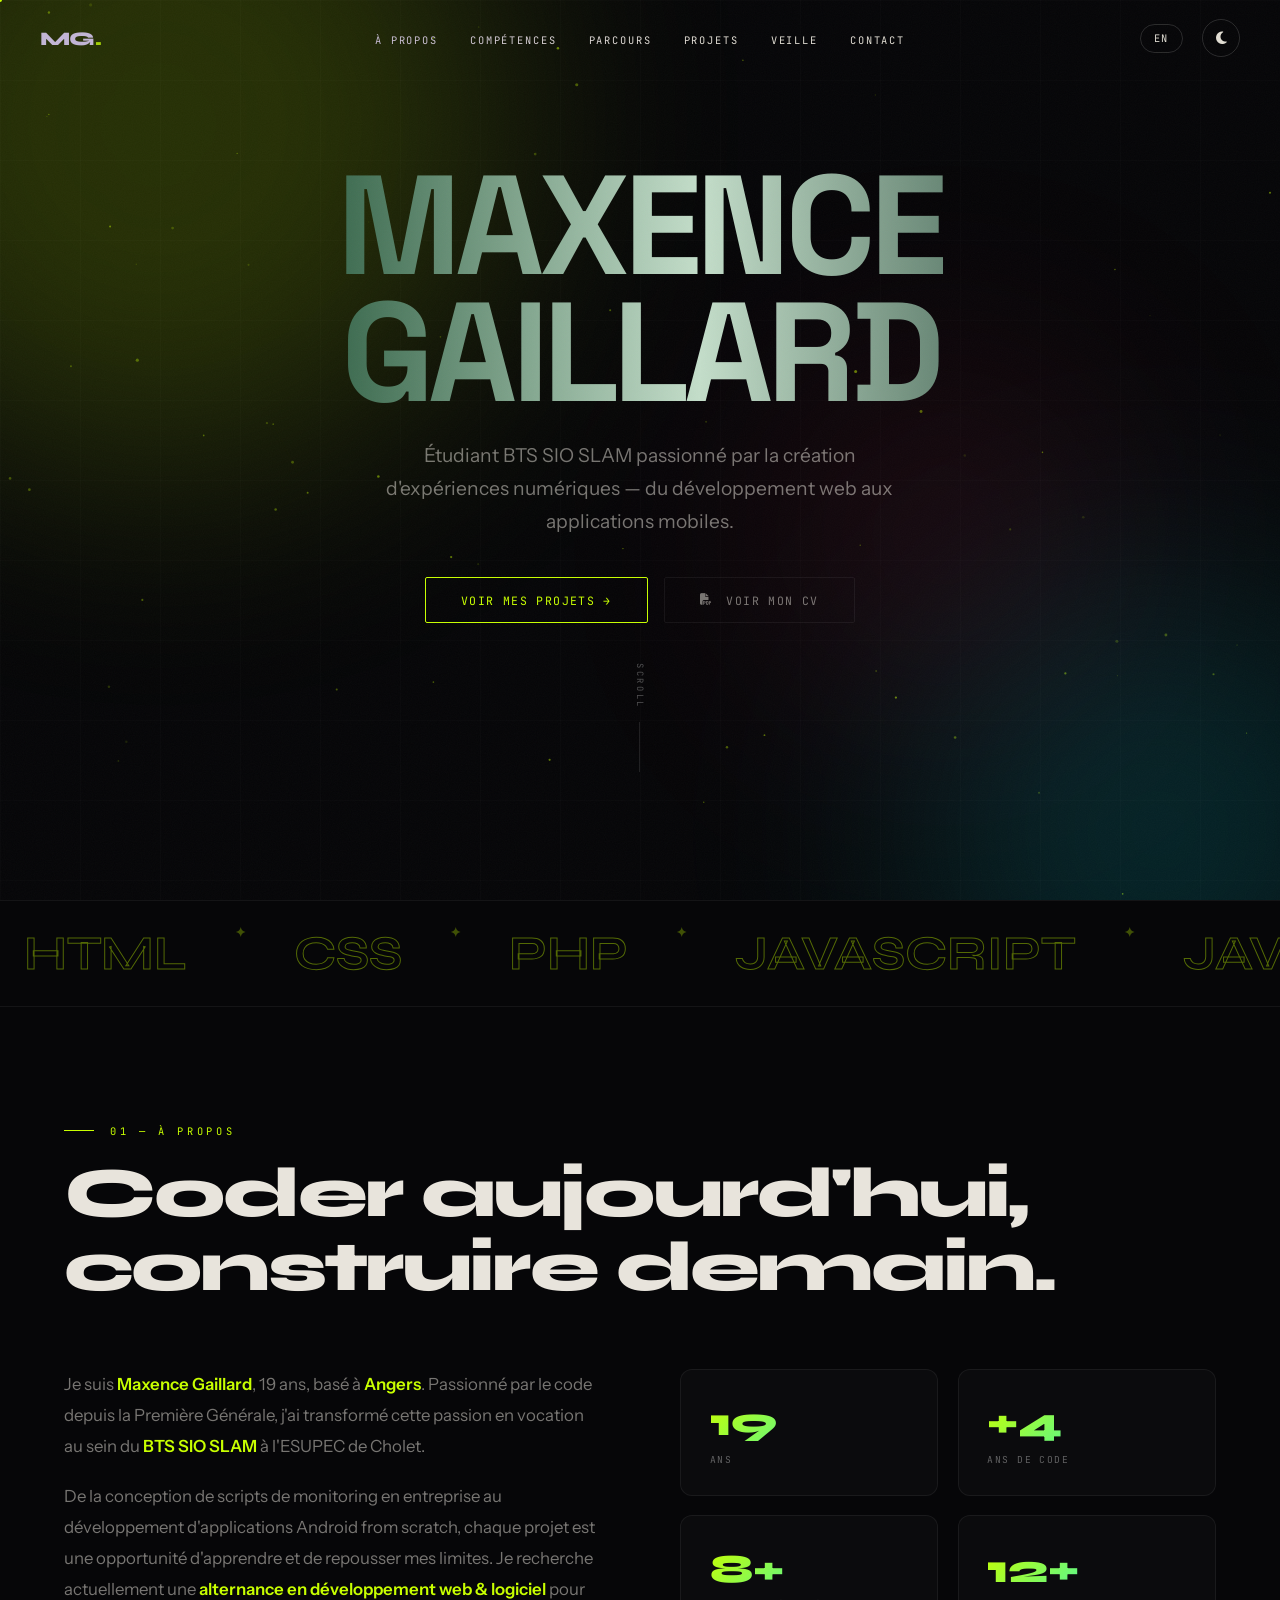
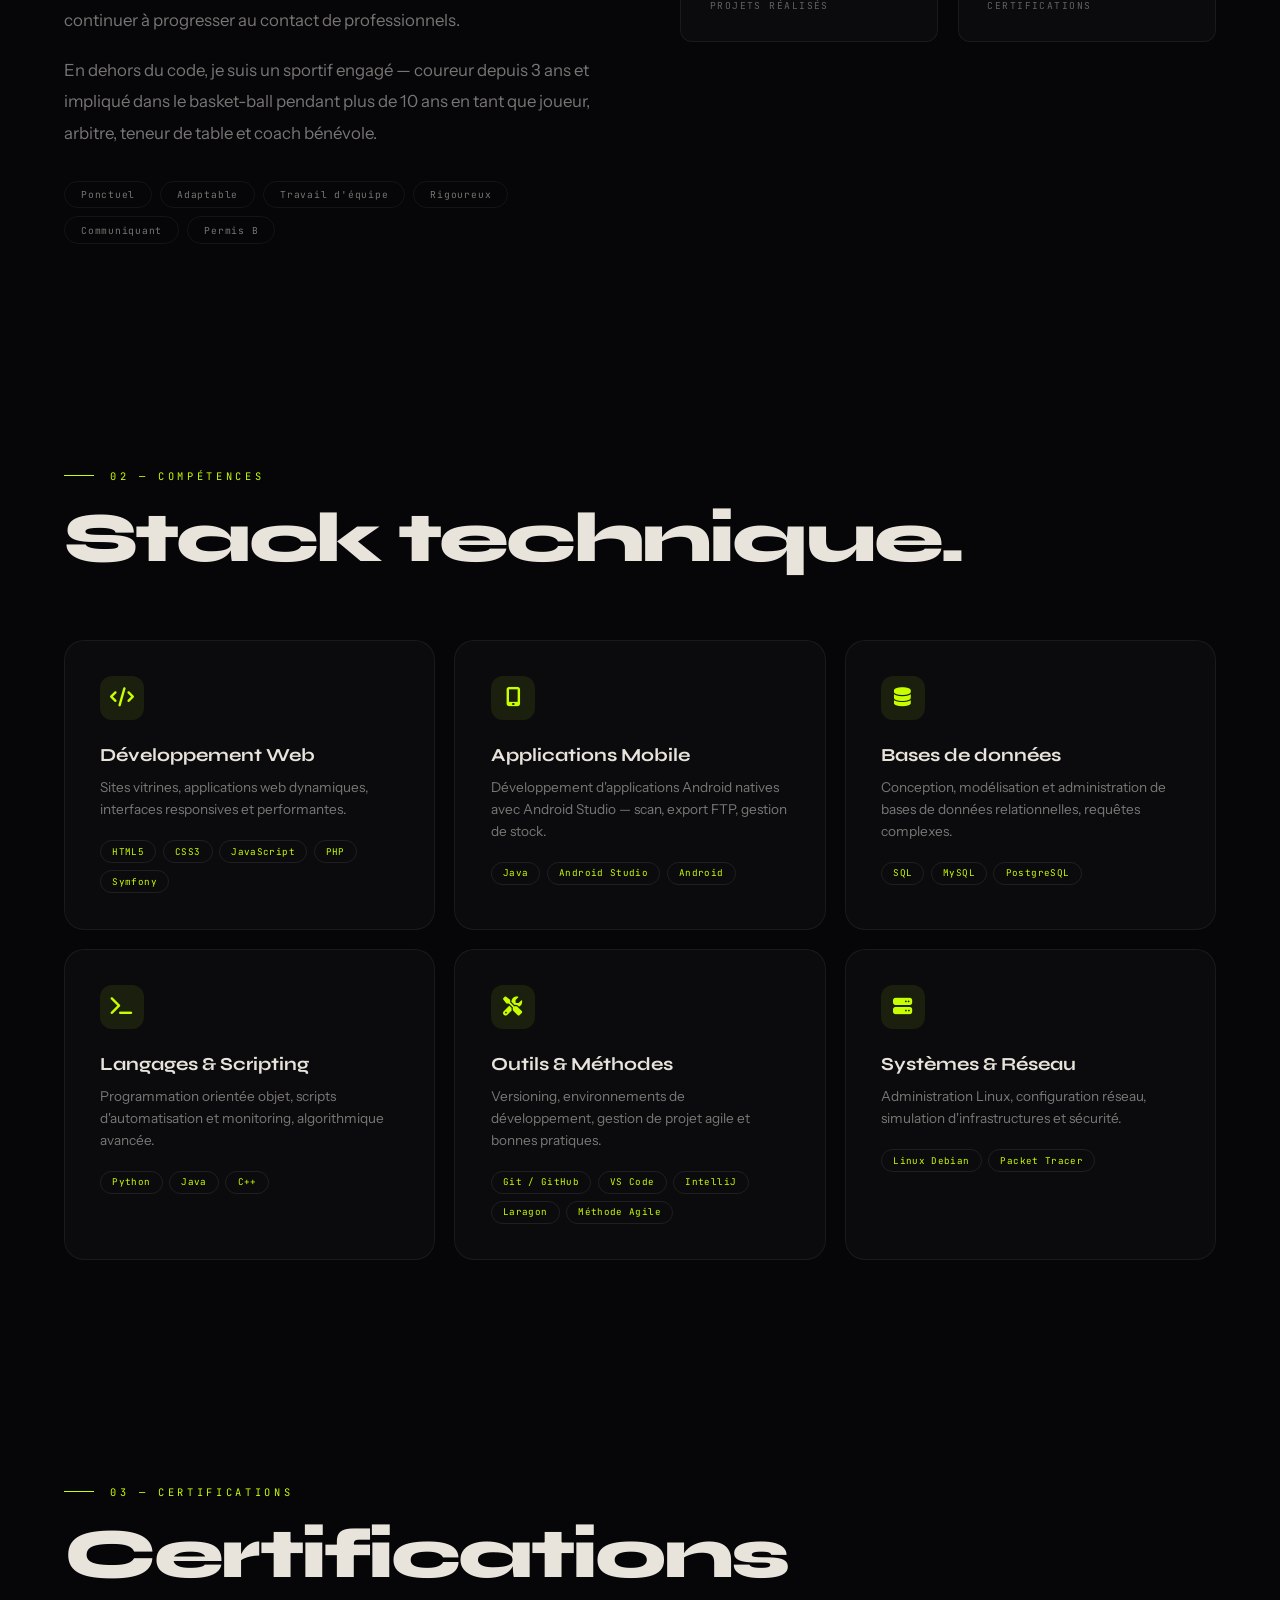
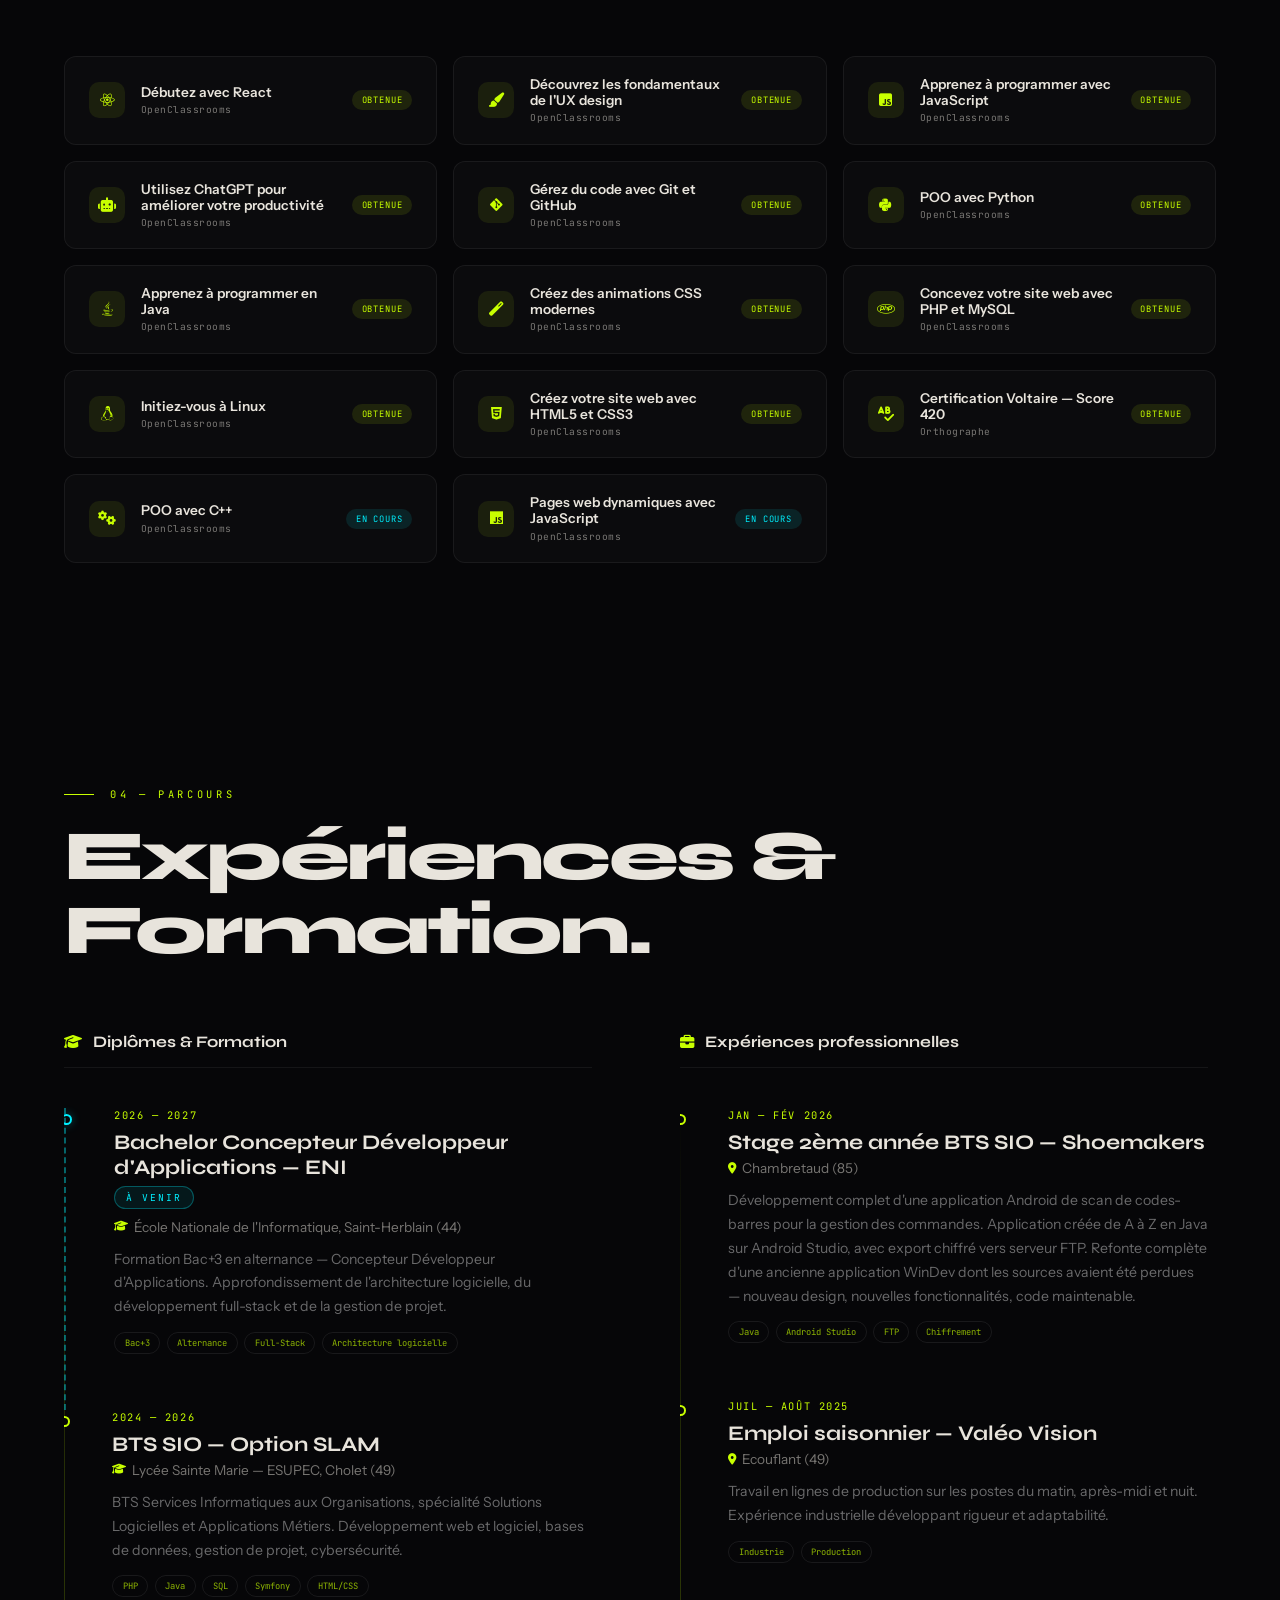
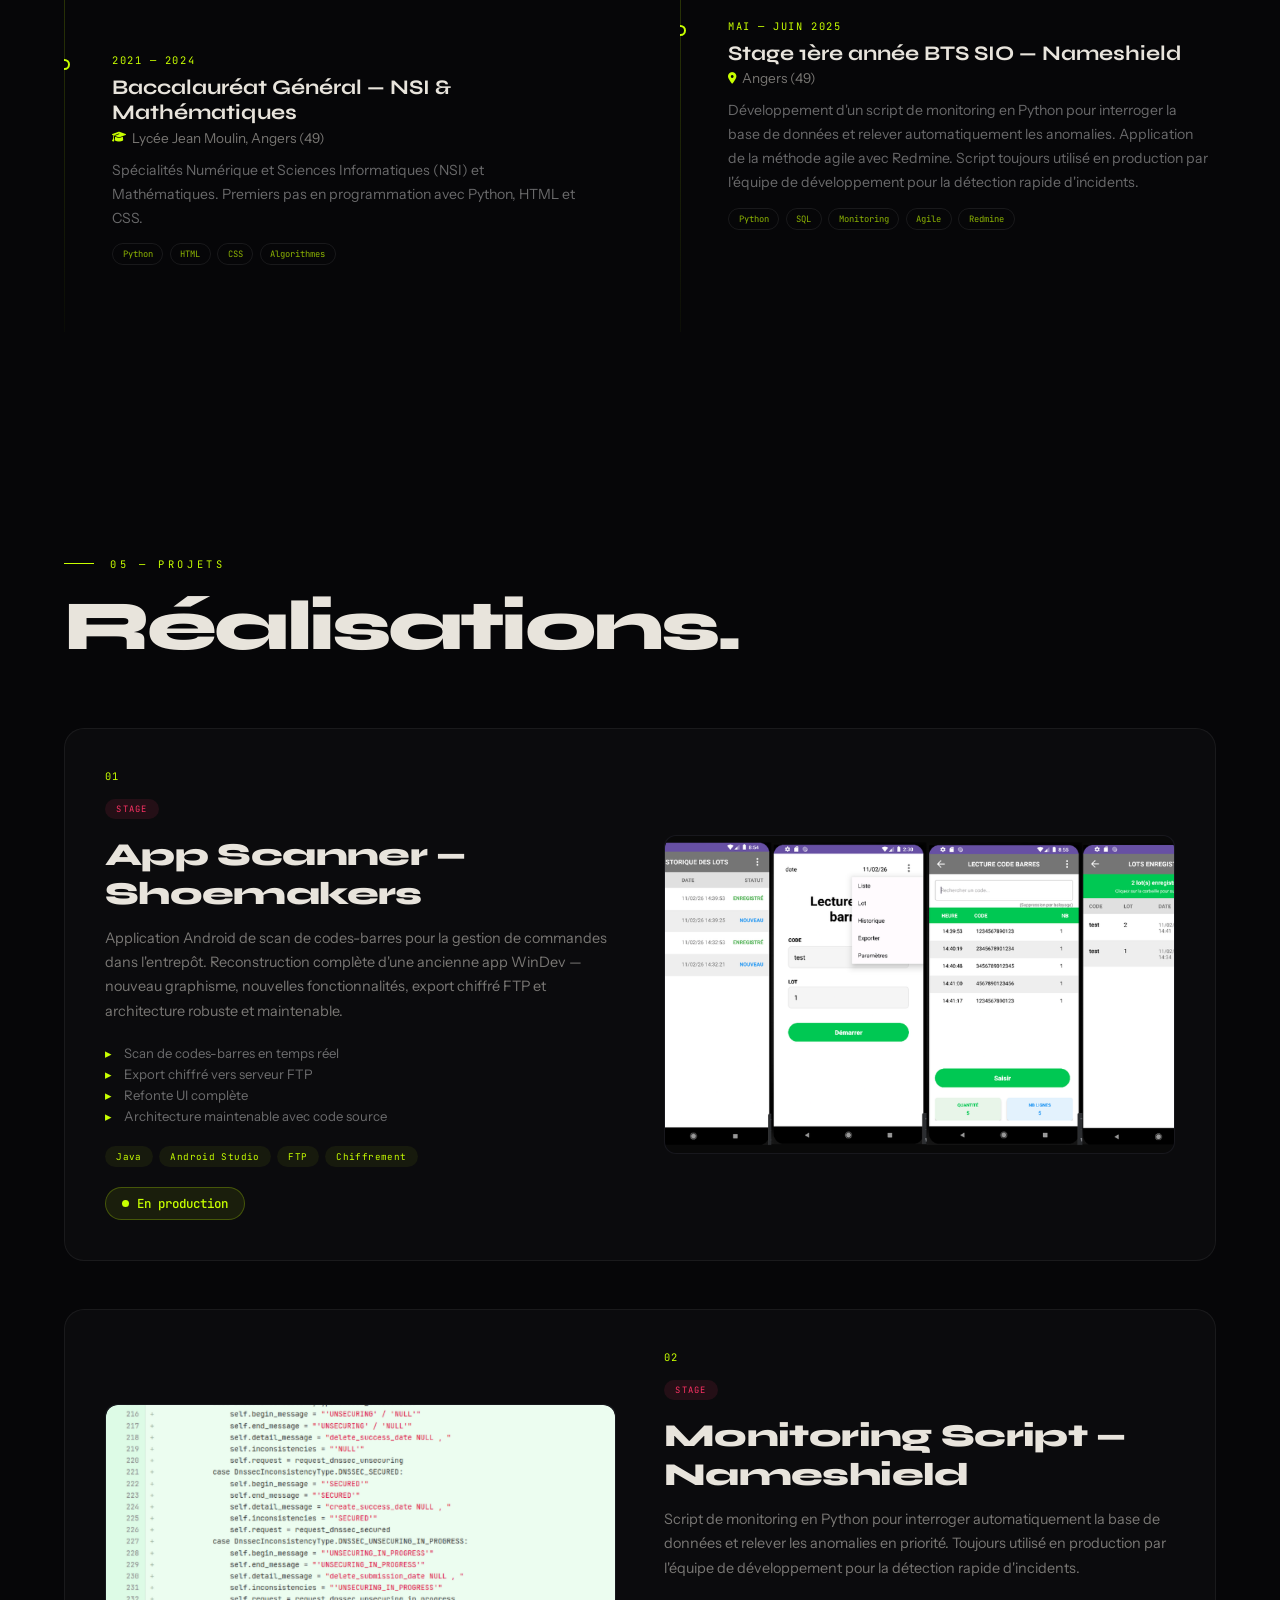
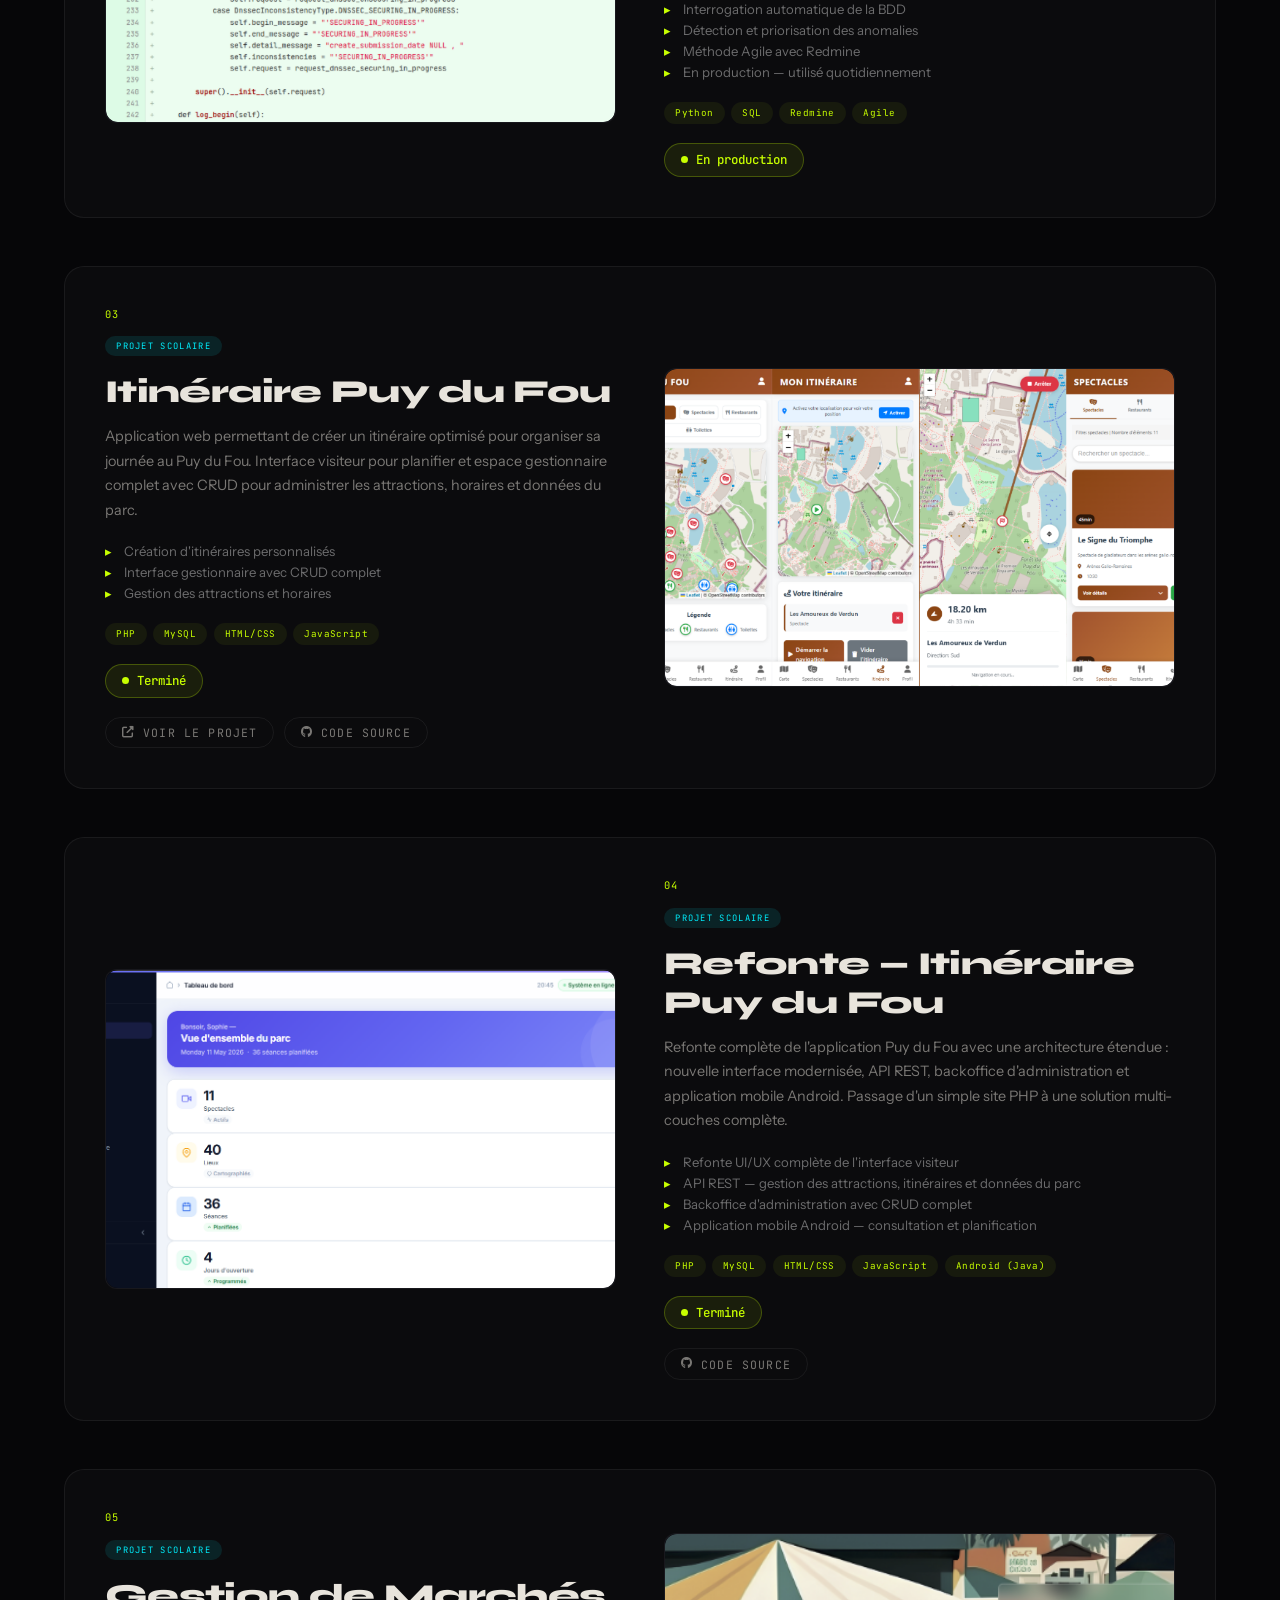
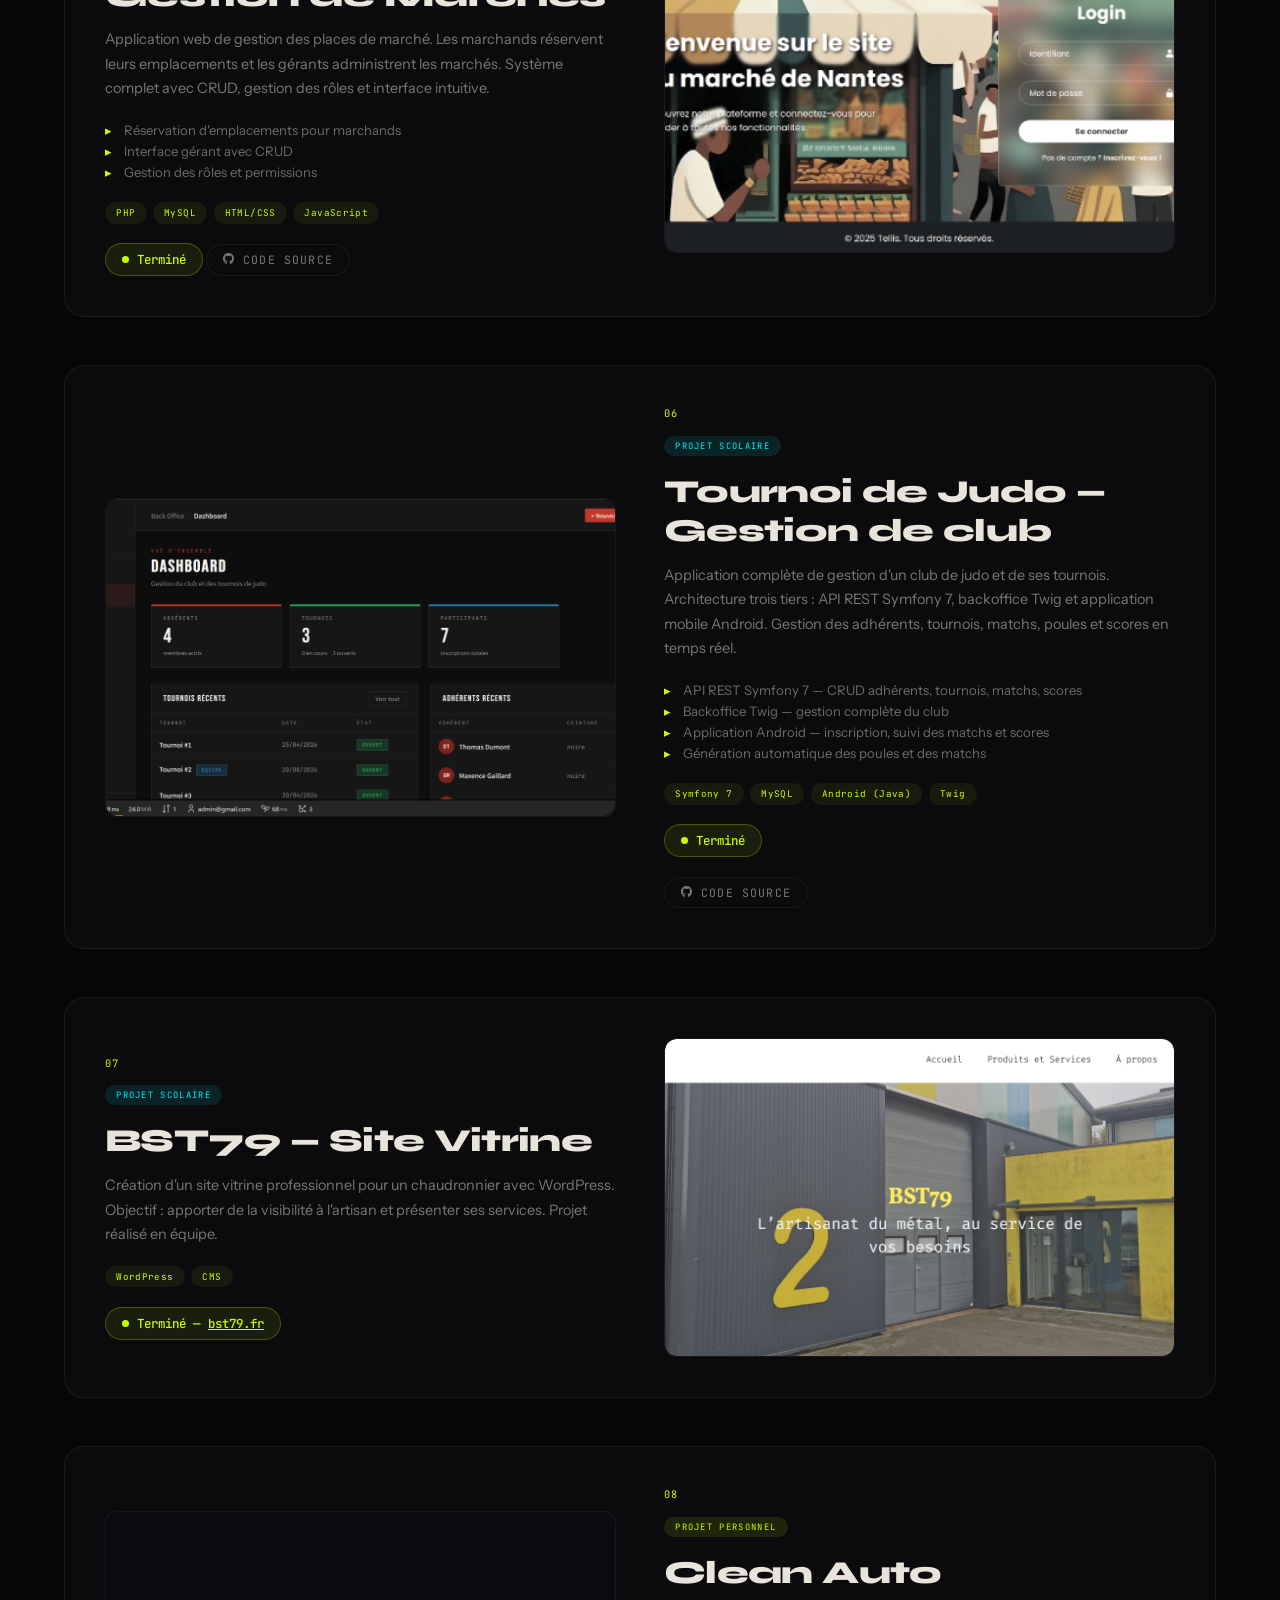
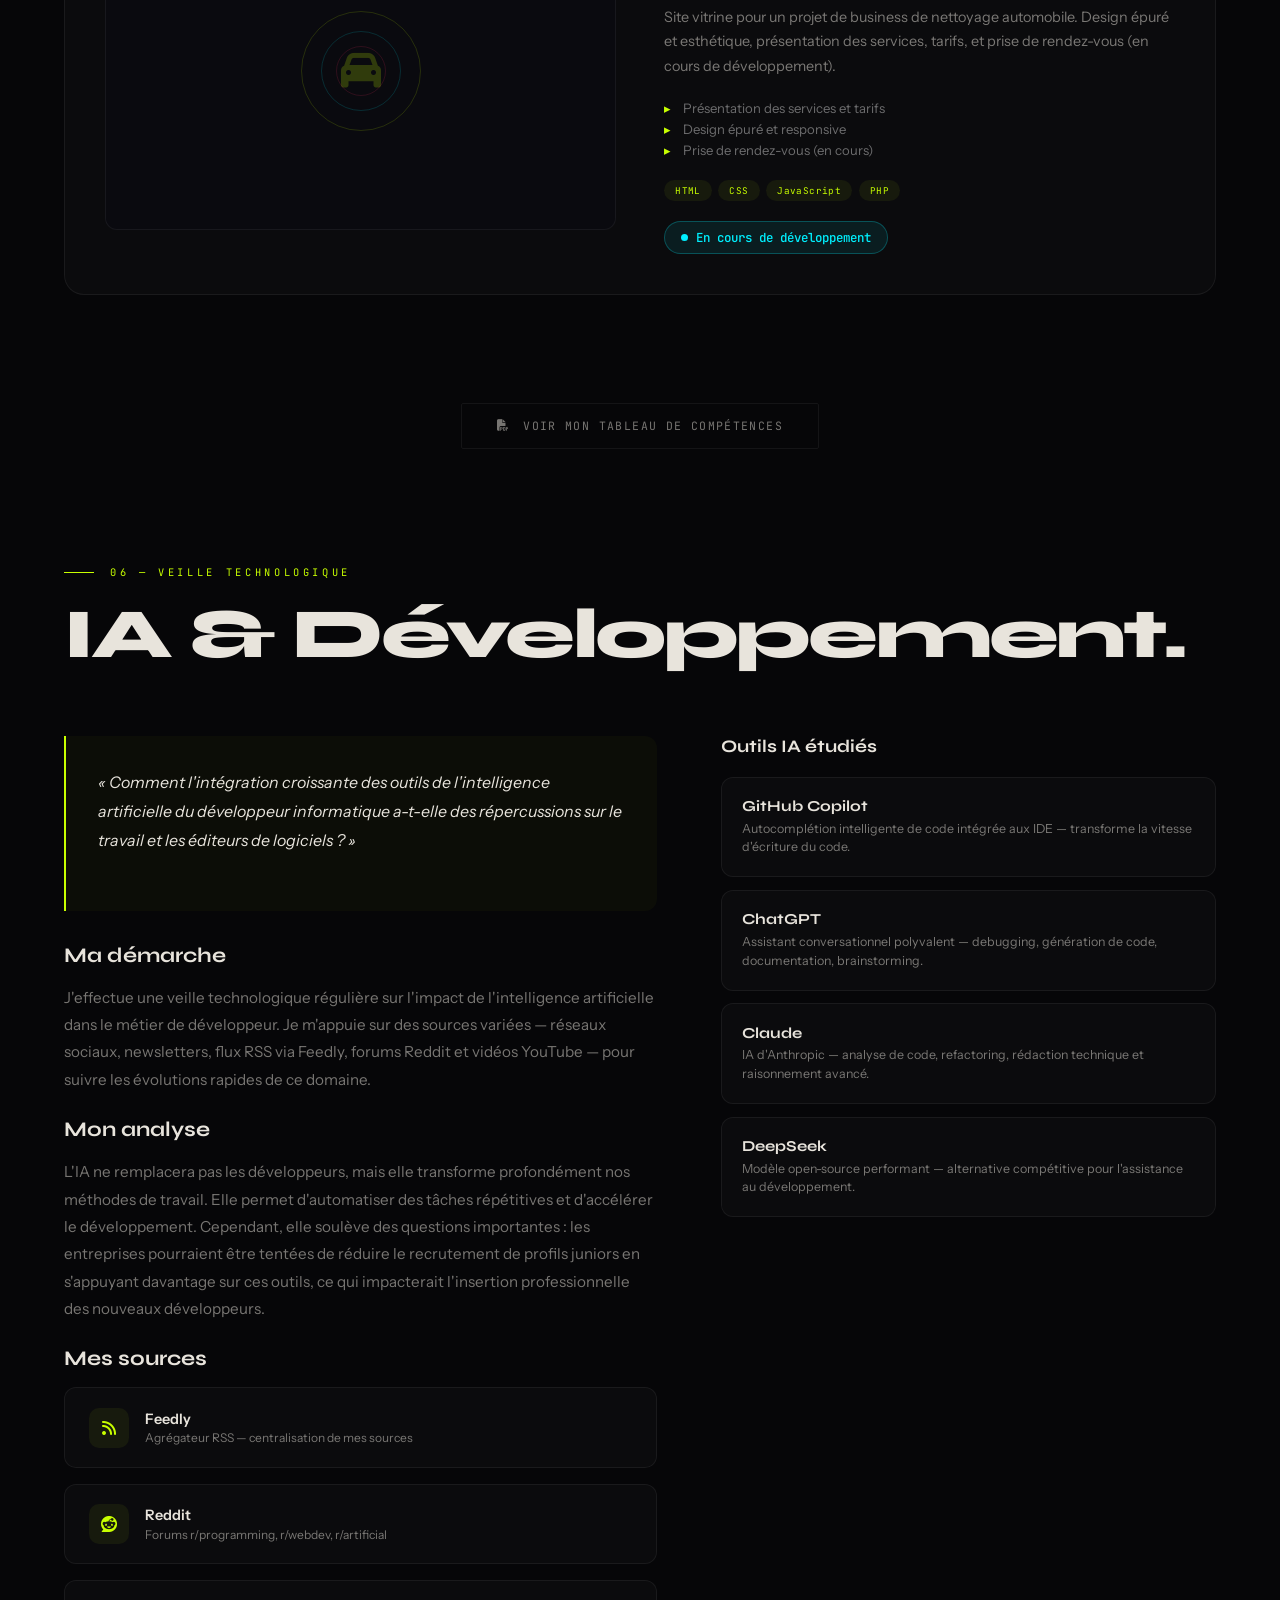
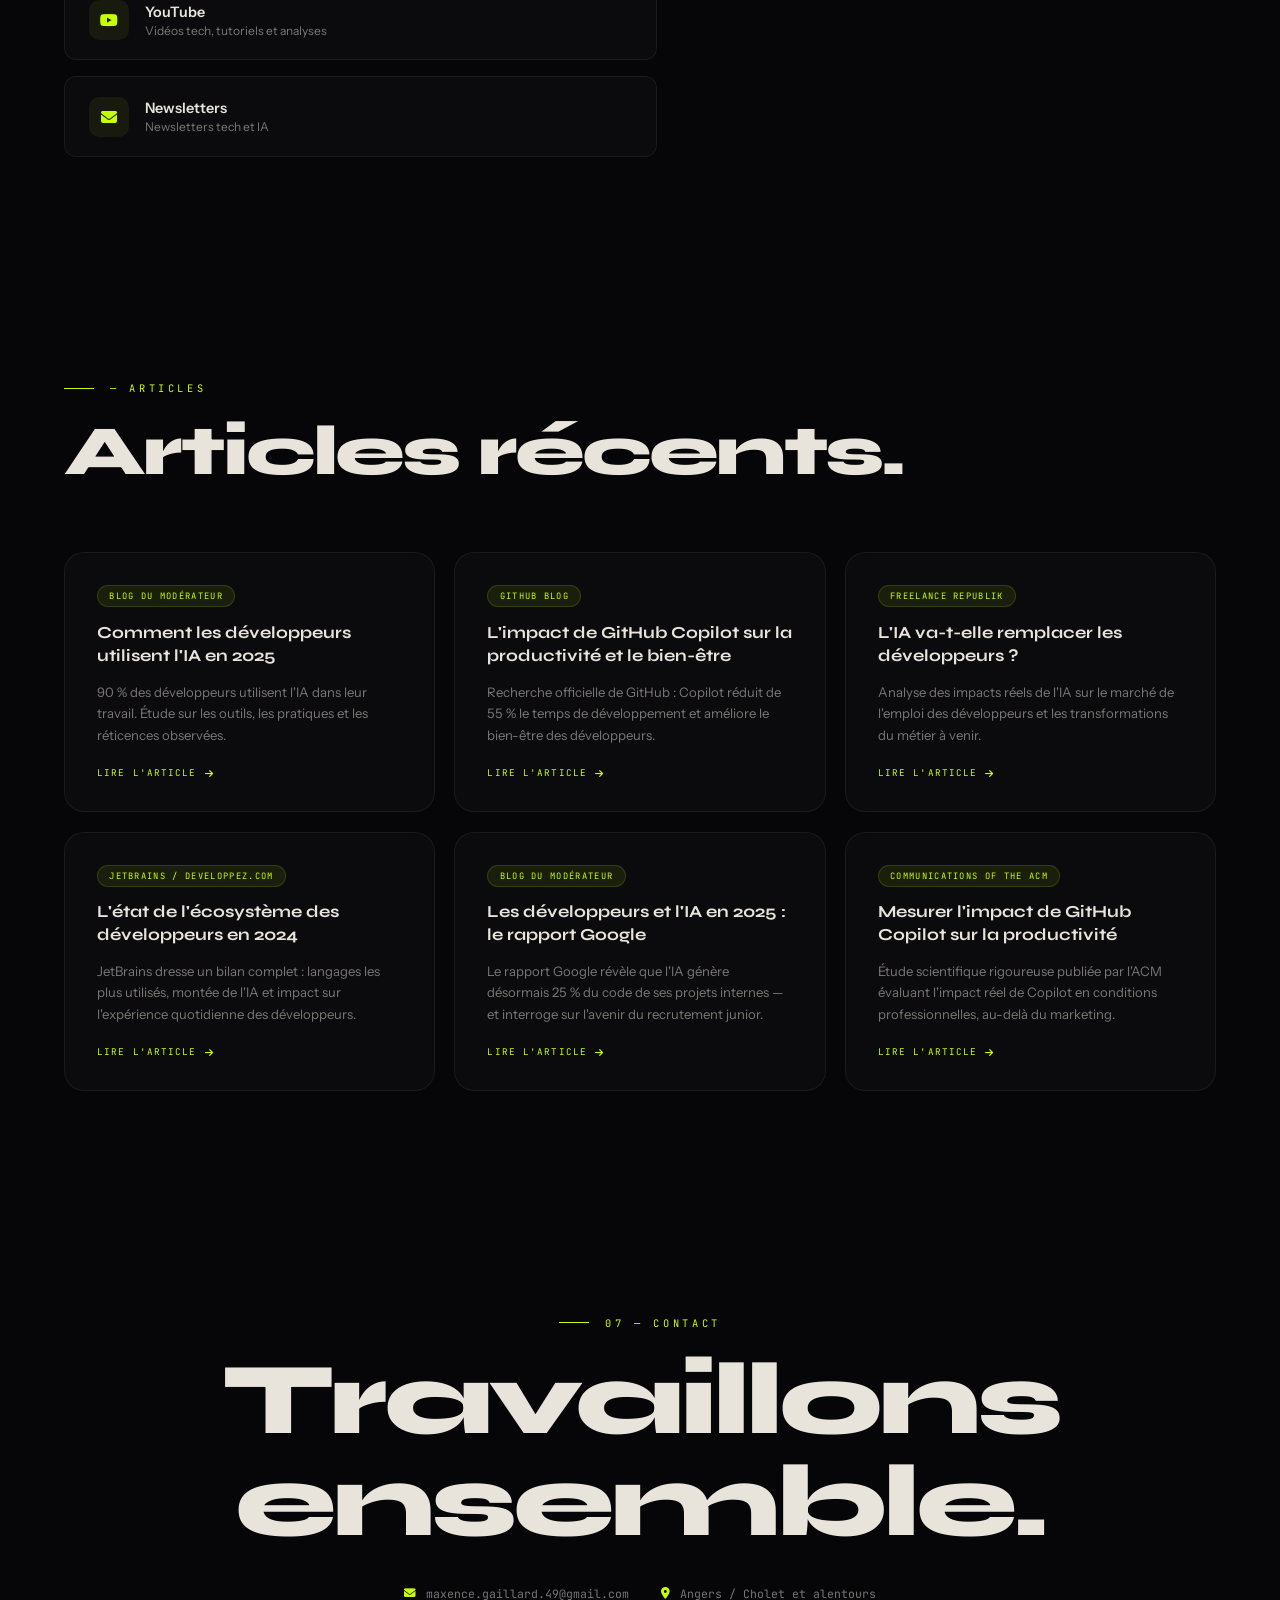
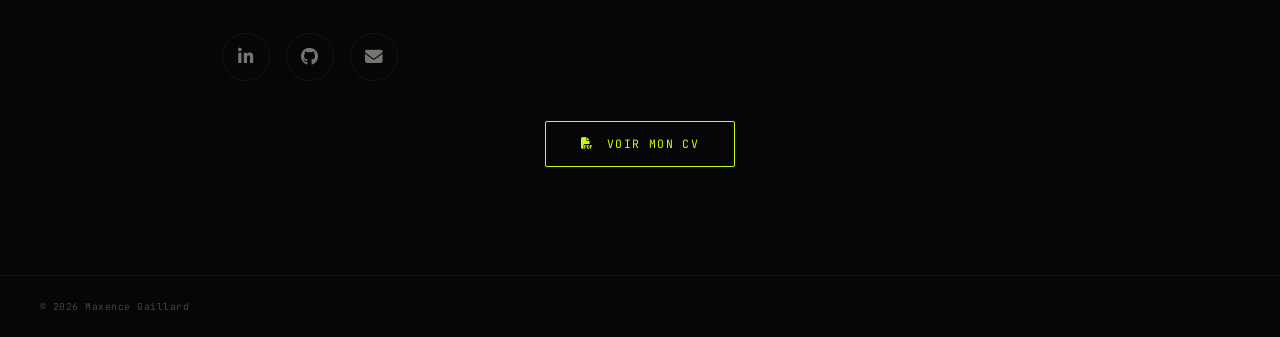
<file: index.html>
<!DOCTYPE html>
<html lang="fr" data-lang="fr">

<head>
  <meta charset="UTF-8">
  <meta name="viewport" content="width=device-width, initial-scale=1.0">
  <title>Maxence Gaillard — Portfolio</title>
  <meta name="description" content="Portfolio de Maxence Gaillard">
  <link rel="icon" type="image/x-icon" href="assets/images/favicon.ico">
  <link
    href="https://fonts.googleapis.com/css2?family=Space+Grotesk:wght@400;500;600;700&family=Syne:wght@400;500;600;700;800&family=JetBrains+Mono:ital,wght@0,400;0,500;0,700;1,400&family=Instrument+Sans:wght@400;500;600;700&display=swap"
    rel="stylesheet">
  <link rel="stylesheet" href="https://cdnjs.cloudflare.com/ajax/libs/font-awesome/6.5.1/css/all.min.css">
  <link rel="stylesheet" href="style.css">
</head>

<body>

  <!-- ═══ PRELOADER ═══ -->
  <div class="preloader" id="preloader">
    <div class="preloader-initials"><span>M</span><span>G</span></div>
    <div class="preloader-line"></div>
    <div class="preloader-counter" id="preloaderCount">loading...</div>
  </div>

  <!-- ═══ OVERLAYS ═══ -->
  <div class="noise"></div>
  <div class="grid-overlay"></div>
  <canvas id="particles"></canvas>
  <div class="cursor" id="cursor"></div>
  <div class="cursor-dot" id="cursorDot"></div>

  <!-- ═══ NAV MORPH OVERLAY ═══ -->
  <div class="nav-morph-overlay" id="navOverlay"></div>

  <!-- ═══ NAVIGATION ═══ -->
  <nav>
    <div class="nav-logo magnetic">MG<span class="dot">.</span></div>
    <ul class="nav-center">
      <li><a href="#about" class="magnetic" data-fr="À propos" data-en="About">À propos</a></li>
      <li><a href="#skills" class="magnetic" data-fr="Compétences" data-en="Skills">Compétences</a></li>
      <li><a href="#parcours" class="magnetic" data-fr="Parcours" data-en="Journey">Parcours</a></li>
      <li><a href="#projects" class="magnetic" data-fr="Projets" data-en="Projects">Projets</a></li>
      <li><a href="#veille" class="magnetic" data-fr="Veille" data-en="Tech Watch">Veille</a></li>
      <li><a href="#contact" class="magnetic" data-fr="Contact" data-en="Contact">Contact</a></li>
    </ul>
    <div class="nav-right">
      <button class="lang-toggle magnetic" id="langToggle" data-fr="EN" data-en="FR">EN</button>
      <button class="theme-toggle magnetic" id="themeToggle" aria-label="Toggle theme">
        <i class="fas fa-moon icon-moon"></i>
        <i class="fas fa-sun icon-sun"></i>
      </button>
    </div>
  </nav>

  <!-- Theme transition overlay -->
  <div class="theme-transition-overlay" id="themeOverlay"></div>
  <div class="theme-rays" id="themeRays"></div>

  <!-- ═══ HERO ═══ -->
  <section id="hero">
    <div class="hero-orb orb1"></div>
    <div class="hero-orb orb2"></div>
    <div class="hero-orb orb3"></div>

    <div class="hero-content">
      <h1 class="hero-name">
        <span class="line"><span>MAXENCE</span></span>
        <span class="line"><span class="accent-text">GAILLARD</span></span>
      </h1>
      <p class="hero-sub"
        data-fr="Étudiant BTS SIO SLAM passionné par la création d'expériences numériques — du développement web aux applications mobiles."
        data-en="BTS SIO SLAM student passionate about creating digital experiences — from web development to mobile applications.">
        Étudiant BTS SIO SLAM passionné par la création d'expériences numériques — du développement web aux applications
        mobiles.</p>
      <div class="hero-actions">
        <a href="#projects" class="btn-primary magnetic" data-fr="Voir mes projets →" data-en="View my projects →">Voir
          mes projets →</a>
        <a href="cv.html" target="_blank" class="btn-secondary magnetic"
          data-fr="<i class='fas fa-file-pdf'></i> Voir mon CV"
          data-en="<i class='fas fa-file-pdf'></i> View my CV"><i class="fas fa-file-pdf"></i> Voir mon CV</a>
      </div>
      <div class="hero-scroll">
        <span data-fr="Scroll" data-en="Scroll">Scroll</span>
        <div class="line"></div>
      </div>
    </div>
  </section>

  <!-- ═══ MARQUEE ═══ -->
  <div class="marquee">
    <div class="marquee-track">
      <span>HTML</span><span class="dot">✦</span>
      <span>CSS</span><span class="dot">✦</span>
      <span>PHP</span><span class="dot">✦</span>
      <span>JAVASCRIPT</span><span class="dot">✦</span>
      <span>JAVA</span><span class="dot">✦</span>
      <span>PYTHON</span><span class="dot">✦</span>
      <span>SQL</span><span class="dot">✦</span>
      <span>SYMFONY</span><span class="dot">✦</span>
      <span>ANDROID</span><span class="dot">✦</span>
      <span>C++</span><span class="dot">✦</span>
      <span>GIT</span><span class="dot">✦</span>
      <span>LINUX</span><span class="dot">✦</span>
      <span>HTML</span><span class="dot">✦</span>
      <span>CSS</span><span class="dot">✦</span>
      <span>PHP</span><span class="dot">✦</span>
      <span>JAVASCRIPT</span><span class="dot">✦</span>
      <span>JAVA</span><span class="dot">✦</span>
      <span>PYTHON</span><span class="dot">✦</span>
      <span>SQL</span><span class="dot">✦</span>
      <span>SYMFONY</span><span class="dot">✦</span>
      <span>ANDROID</span><span class="dot">✦</span>
      <span>C++</span><span class="dot">✦</span>
      <span>GIT</span><span class="dot">✦</span>
      <span>LINUX</span><span class="dot">✦</span>
    </div>
  </div>

  <!-- ═══ ABOUT ═══ -->
  <section id="about" class="section">
    <div class="section-header reveal">
      <div class="section-label" data-fr="01 — À propos" data-en="01 — About">01 — À propos</div>
      <h2 class="section-title" data-fr="Coder aujourd'hui,<br>construire demain."
        data-en="Code today,<br>build tomorrow.">Coder aujourd'hui,<br>construire demain.</h2>
    </div>
    <div class="about-grid">
      <div class="about-text reveal">
        <p data-fr="Je suis <strong>Maxence Gaillard</strong>, 19 ans, basé à <strong>Angers</strong>. Passionné par le code depuis la Première Générale, j'ai transformé cette passion en vocation au sein du <strong>BTS SIO SLAM</strong> à l'ESUPEC de Cholet."
          data-en="I'm <strong>Maxence Gaillard</strong>, 19, based in <strong>Angers, France</strong>. Passionate about coding since high school, I turned this passion into a vocation in the <strong>BTS SIO SLAM</strong> program at ESUPEC, Cholet.">
          Je suis <strong>Maxence Gaillard</strong>, 19 ans, basé à <strong>Angers</strong>. Passionné par le code
          depuis la Première Générale, j'ai transformé cette passion en vocation au sein du <strong>BTS SIO
            SLAM</strong> à l'ESUPEC de Cholet.</p>
        <p data-fr="De la conception de scripts de monitoring en entreprise au développement d'applications Android from scratch, chaque projet est une opportunité d'apprendre et de repousser mes limites. Je recherche actuellement une <strong>alternance en développement web & logiciel</strong> pour continuer à progresser au contact de professionnels."
          data-en="From designing monitoring scripts in production environments to developing Android applications from scratch, every project is an opportunity to learn and push my limits. I'm currently seeking an <strong>apprenticeship in web & software development</strong> to keep growing alongside professionals.">
          De la conception de scripts de monitoring en entreprise au développement d'applications Android from scratch,
          chaque projet est une opportunité d'apprendre et de repousser mes limites. Je recherche actuellement une
          <strong>alternance en développement web & logiciel</strong> pour continuer à progresser au contact de
          professionnels.</p>
        <p data-fr="En dehors du code, je suis un sportif engagé — coureur depuis 3 ans et impliqué dans le basket-ball pendant plus de 10 ans en tant que joueur, arbitre, teneur de table et coach bénévole."
          data-en="Outside of coding, I'm a committed athlete — running for 3 years and involved in basketball for over 10 years as a player, referee, scorekeeper, and volunteer coach.">
          En dehors du code, je suis un sportif engagé — coureur depuis 3 ans et impliqué dans le basket-ball pendant
          plus de 10 ans en tant que joueur, arbitre, teneur de table et coach bénévole.</p>
        <div class="about-qualities">
          <span class="quality-tag" data-fr="Ponctuel" data-en="Punctual">Ponctuel</span>
          <span class="quality-tag" data-fr="Adaptable" data-en="Adaptable">Adaptable</span>
          <span class="quality-tag" data-fr="Travail d'équipe" data-en="Teamwork">Travail d'équipe</span>
          <span class="quality-tag" data-fr="Rigoureux" data-en="Rigorous">Rigoureux</span>
          <span class="quality-tag" data-fr="Communiquant" data-en="Communicative">Communiquant</span>
          <span class="quality-tag" data-fr="Permis B" data-en="Driver's License">Permis B</span>
        </div>
      </div>
      <div class="about-stats">
        <div class="stat reveal reveal-stagger" style="--i:0">
          <div class="stat-val">19</div>
          <div class="stat-lbl" data-fr="ans" data-en="years old">ans</div>
        </div>
        <div class="stat reveal reveal-stagger" style="--i:1">
          <div class="stat-val">+4</div>
          <div class="stat-lbl" data-fr="ans de code" data-en="years coding">ans de code</div>
        </div>
        <div class="stat reveal reveal-stagger" style="--i:2">
          <div class="stat-val">8+</div>
          <div class="stat-lbl" data-fr="projets réalisés" data-en="projects completed">projets réalisés</div>
        </div>
        <div class="stat reveal reveal-stagger" style="--i:3">
          <div class="stat-val">12+</div>
          <div class="stat-lbl" data-fr="certifications" data-en="certifications">certifications</div>
        </div>
      </div>
    </div>
  </section>

  <!-- ═══ SKILLS ═══ -->
  <section id="skills" class="section">
    <div class="section-header reveal">
      <div class="section-label" data-fr="02 — Compétences" data-en="02 — Skills">02 — Compétences</div>
      <h2 class="section-title" data-fr="Stack technique." data-en="Tech stack.">Stack technique.</h2>
    </div>
    <div class="skills-grid">
      <div class="skill-card reveal reveal-stagger" style="--i:0">
        <div class="skill-card-icon"><i class="fas fa-code"></i></div>
        <div class="skill-card-name" data-fr="Développement Web" data-en="Web Development">Développement Web</div>
        <div class="skill-card-desc"
          data-fr="Sites vitrines, applications web dynamiques, interfaces responsives et performantes."
          data-en="Showcase websites, dynamic web applications, responsive and performant interfaces.">Sites vitrines,
          applications web dynamiques, interfaces responsives et performantes.</div>
        <div class="skill-tags">
          <span class="skill-tag">HTML5</span><span class="skill-tag">CSS3</span>
          <span class="skill-tag">JavaScript</span><span class="skill-tag">PHP</span>
          <span class="skill-tag">Symfony</span>
        </div>
      </div>
      <div class="skill-card reveal reveal-stagger" style="--i:1">
        <div class="skill-card-icon"><i class="fas fa-mobile-alt"></i></div>
        <div class="skill-card-name" data-fr="Applications Mobile" data-en="Mobile Applications">Applications Mobile
        </div>
        <div class="skill-card-desc"
          data-fr="Développement d'applications Android natives avec Android Studio — scan, export FTP, gestion de stock."
          data-en="Native Android app development with Android Studio — scanning, FTP export, stock management.">
          Développement d'applications Android natives avec Android Studio — scan, export FTP, gestion de stock.</div>
        <div class="skill-tags">
          <span class="skill-tag">Java</span><span class="skill-tag">Android Studio</span>
          <span class="skill-tag">Android</span>
        </div>
      </div>
      <div class="skill-card reveal reveal-stagger" style="--i:2">
        <div class="skill-card-icon"><i class="fas fa-database"></i></div>
        <div class="skill-card-name" data-fr="Bases de données" data-en="Databases">Bases de données</div>
        <div class="skill-card-desc"
          data-fr="Conception, modélisation et administration de bases de données relationnelles, requêtes complexes."
          data-en="Design, modeling and administration of relational databases, complex queries.">Conception,
          modélisation et administration de bases de données relationnelles, requêtes complexes.</div>
        <div class="skill-tags">
          <span class="skill-tag">SQL</span><span class="skill-tag">MySQL</span>
          <span class="skill-tag">PostgreSQL</span>
        </div>
      </div>
      <div class="skill-card reveal reveal-stagger" style="--i:3">
        <div class="skill-card-icon"><i class="fas fa-terminal"></i></div>
        <div class="skill-card-name" data-fr="Langages & Scripting" data-en="Languages & Scripting">Langages & Scripting
        </div>
        <div class="skill-card-desc"
          data-fr="Programmation orientée objet, scripts d'automatisation et monitoring, algorithmique avancée."
          data-en="Object-oriented programming, automation and monitoring scripts, advanced algorithms.">Programmation
          orientée objet, scripts d'automatisation et monitoring, algorithmique avancée.</div>
        <div class="skill-tags">
          <span class="skill-tag">Python</span><span class="skill-tag">Java</span>
          <span class="skill-tag">C++</span>
        </div>
      </div>
      <div class="skill-card reveal reveal-stagger" style="--i:4">
        <div class="skill-card-icon"><i class="fas fa-tools"></i></div>
        <div class="skill-card-name" data-fr="Outils & Méthodes" data-en="Tools & Methods">Outils & Méthodes</div>
        <div class="skill-card-desc"
          data-fr="Versioning, environnements de développement, gestion de projet agile et bonnes pratiques."
          data-en="Version control, development environments, agile project management and best practices.">Versioning,
          environnements de développement, gestion de projet agile et bonnes pratiques.</div>
        <div class="skill-tags">
          <span class="skill-tag">Git / GitHub</span><span class="skill-tag">VS Code</span>
          <span class="skill-tag">IntelliJ</span><span class="skill-tag">Laragon</span>
          <span class="skill-tag">Méthode Agile</span>
        </div>
      </div>
      <div class="skill-card reveal reveal-stagger" style="--i:5">
        <div class="skill-card-icon"><i class="fas fa-server"></i></div>
        <div class="skill-card-name" data-fr="Systèmes & Réseau" data-en="Systems & Networking">Systèmes & Réseau</div>
        <div class="skill-card-desc"
          data-fr="Administration Linux, configuration réseau, simulation d'infrastructures et sécurité."
          data-en="Linux administration, network configuration, infrastructure simulation and security.">Administration
          Linux, configuration réseau, simulation d'infrastructures et sécurité.</div>
        <div class="skill-tags">
          <span class="skill-tag">Linux Debian</span><span class="skill-tag">Packet Tracer</span>
        </div>
      </div>
    </div>
  </section>

  <!-- ═══ CERTIFICATIONS ═══ -->
  <section id="certifications" class="section">
    <div class="section-header reveal">
      <div class="section-label" data-fr="03 — Certifications" data-en="03 — Certifications">03 — Certifications</div>
      <h2 class="section-title" data-fr="Certifications" data-en="Certifications">Certifications</h2>
    </div>
    <div class="certs-grid">
      <a href="https://openclassrooms.com/fr/courses/7008001-debutez-avec-react" target="_blank"
        class="cert-item reveal reveal-stagger" style="--i:0">
        <div class="cert-icon"><i class="fab fa-react"></i></div>
        <div class="cert-info">
          <div class="cert-name">Débutez avec React</div>
          <div class="cert-platform">OpenClassrooms</div>
        </div>
        <div class="cert-status" data-fr="Obtenue" data-en="Completed">Obtenue</div>
      </a>
      <a href="https://openclassrooms.com/fr/courses/5249006-decouvrez-les-fondamentaux-de-lux-design" target="_blank"
        class="cert-item reveal reveal-stagger" style="--i:1">
        <div class="cert-icon"><i class="fas fa-paint-brush"></i></div>
        <div class="cert-info">
          <div class="cert-name" data-fr="Découvrez les fondamentaux de l'UX design" data-en="UX Design Fundamentals">
            Découvrez les fondamentaux de l'UX design</div>
          <div class="cert-platform">OpenClassrooms</div>
        </div>
        <div class="cert-status" data-fr="Obtenue" data-en="Completed">Obtenue</div>
      </a>
      <a href="https://openclassrooms.com/fr/courses/7696886-apprenez-a-programmer-avec-javascript" target="_blank"
        class="cert-item reveal reveal-stagger" style="--i:2">
        <div class="cert-icon"><i class="fab fa-js-square"></i></div>
        <div class="cert-info">
          <div class="cert-name" data-fr="Apprenez à programmer avec JavaScript"
            data-en="Learn to Program with JavaScript">Apprenez à programmer avec JavaScript</div>
          <div class="cert-platform">OpenClassrooms</div>
        </div>
        <div class="cert-status" data-fr="Obtenue" data-en="Completed">Obtenue</div>
      </a>
      <a href="https://openclassrooms.com/fr/courses/8204091-utilisez-chatgpt-pour-ameliorer-votre-productivite"
        target="_blank" class="cert-item reveal reveal-stagger" style="--i:3">
        <div class="cert-icon"><i class="fas fa-robot"></i></div>
        <div class="cert-info">
          <div class="cert-name" data-fr="Utilisez ChatGPT pour améliorer votre productivité"
            data-en="Use ChatGPT to Boost Productivity">Utilisez ChatGPT pour améliorer votre productivité</div>
          <div class="cert-platform">OpenClassrooms</div>
        </div>
        <div class="cert-status" data-fr="Obtenue" data-en="Completed">Obtenue</div>
      </a>
      <a href="https://openclassrooms.com/fr/courses/7162856-gerez-du-code-avec-git-et-github" target="_blank"
        class="cert-item reveal reveal-stagger" style="--i:4">
        <div class="cert-icon"><i class="fab fa-git-alt"></i></div>
        <div class="cert-info">
          <div class="cert-name" data-fr="Gérez du code avec Git et GitHub" data-en="Manage Code with Git and GitHub">
            Gérez du code avec Git et GitHub</div>
          <div class="cert-platform">OpenClassrooms</div>
        </div>
        <div class="cert-status" data-fr="Obtenue" data-en="Completed">Obtenue</div>
      </a>
      <a href="https://openclassrooms.com/fr/courses/7150616-apprenez-la-programmation-orientee-objet-avec-python"
        target="_blank" class="cert-item reveal reveal-stagger" style="--i:5">
        <div class="cert-icon"><i class="fab fa-python"></i></div>
        <div class="cert-info">
          <div class="cert-name" data-fr="POO avec Python" data-en="OOP with Python">POO avec Python</div>
          <div class="cert-platform">OpenClassrooms</div>
        </div>
        <div class="cert-status" data-fr="Obtenue" data-en="Completed">Obtenue</div>
      </a>
      <a href="https://openclassrooms.com/fr/courses/6045521-apprenez-a-programmer-en-java" target="_blank"
        class="cert-item reveal reveal-stagger" style="--i:6">
        <div class="cert-icon"><i class="fab fa-java"></i></div>
        <div class="cert-info">
          <div class="cert-name" data-fr="Apprenez à programmer en Java" data-en="Learn to Program in Java">Apprenez à
            programmer en Java</div>
          <div class="cert-platform">OpenClassrooms</div>
        </div>
        <div class="cert-status" data-fr="Obtenue" data-en="Completed">Obtenue</div>
      </a>
      <a href="https://openclassrooms.com/fr/courses/5919246-creez-des-animations-css-modernes" target="_blank"
        class="cert-item reveal reveal-stagger" style="--i:7">
        <div class="cert-icon"><i class="fas fa-magic"></i></div>
        <div class="cert-info">
          <div class="cert-name" data-fr="Créez des animations CSS modernes" data-en="Create Modern CSS Animations">
            Créez des animations CSS modernes</div>
          <div class="cert-platform">OpenClassrooms</div>
        </div>
        <div class="cert-status" data-fr="Obtenue" data-en="Completed">Obtenue</div>
      </a>
      <a href="https://openclassrooms.com/fr/courses/918836-concevez-votre-site-web-avec-php-et-mysql" target="_blank"
        class="cert-item reveal reveal-stagger" style="--i:8">
        <div class="cert-icon"><i class="fab fa-php"></i></div>
        <div class="cert-info">
          <div class="cert-name" data-fr="Concevez votre site web avec PHP et MySQL"
            data-en="Build Your Website with PHP & MySQL">Concevez votre site web avec PHP et MySQL</div>
          <div class="cert-platform">OpenClassrooms</div>
        </div>
        <div class="cert-status" data-fr="Obtenue" data-en="Completed">Obtenue</div>
      </a>
      <a href="https://openclassrooms.com/fr/courses/7170491-initiez-vous-a-linux" target="_blank"
        class="cert-item reveal reveal-stagger" style="--i:9">
        <div class="cert-icon"><i class="fab fa-linux"></i></div>
        <div class="cert-info">
          <div class="cert-name" data-fr="Initiez-vous à Linux" data-en="Get Started with Linux">Initiez-vous à Linux
          </div>
          <div class="cert-platform">OpenClassrooms</div>
        </div>
        <div class="cert-status" data-fr="Obtenue" data-en="Completed">Obtenue</div>
      </a>
      <a href="https://openclassrooms.com/fr/courses/1603881-creez-votre-site-web-avec-html5-et-css3" target="_blank"
        class="cert-item reveal reveal-stagger" style="--i:10">
        <div class="cert-icon"><i class="fab fa-html5"></i></div>
        <div class="cert-info">
          <div class="cert-name" data-fr="Créez votre site web avec HTML5 et CSS3"
            data-en="Build Your Website with HTML5 & CSS3">Créez votre site web avec HTML5 et CSS3</div>
          <div class="cert-platform">OpenClassrooms</div>
        </div>
        <div class="cert-status" data-fr="Obtenue" data-en="Completed">Obtenue</div>
      </a>
      <div class="cert-item reveal reveal-stagger" style="--i:11">
        <div class="cert-icon"><i class="fas fa-spell-check"></i></div>
        <div class="cert-info">
          <div class="cert-name" data-fr="Certification Voltaire — Score 420"
            data-en="Voltaire Certification — Score 420">Certification Voltaire — Score 420</div>
          <div class="cert-platform" data-fr="Orthographe" data-en="French Spelling">Orthographe</div>
        </div>
        <div class="cert-status" data-fr="Obtenue" data-en="Completed">Obtenue</div>
      </div>
      <a href="https://openclassrooms.com/fr/courses/1894236-programmez-en-oriente-objet-avec-c" target="_blank"
        class="cert-item reveal reveal-stagger" style="--i:12">
        <div class="cert-icon"><i class="fas fa-cogs"></i></div>
        <div class="cert-info">
          <div class="cert-name" data-fr="POO avec C++" data-en="OOP with C++">POO avec C++</div>
          <div class="cert-platform">OpenClassrooms</div>
        </div>
        <div class="cert-status in-progress" data-fr="En cours" data-en="In progress">En cours</div>
      </a>
      <a href="https://openclassrooms.com/fr/courses/7697016-creez-des-pages-web-dynamiques-avec-javascript"
        target="_blank" class="cert-item reveal reveal-stagger" style="--i:13">
        <div class="cert-icon"><i class="fab fa-js"></i></div>
        <div class="cert-info">
          <div class="cert-name" data-fr="Pages web dynamiques avec JavaScript"
            data-en="Dynamic Web Pages with JavaScript">Pages web dynamiques avec JavaScript</div>
          <div class="cert-platform">OpenClassrooms</div>
        </div>
        <div class="cert-status in-progress" data-fr="En cours" data-en="In progress">En cours</div>
      </a>
    </div>
  </section>

  <!-- ═══ PARCOURS ═══ -->
  <section id="parcours" class="section">
    <div class="section-header reveal">
      <div class="section-label" data-fr="04 — Parcours" data-en="04 — Journey">04 — Parcours</div>
      <h2 class="section-title" data-fr="Expériences &<br>Formation." data-en="Experience &<br>Education.">Expériences
        &<br>Formation.</h2>
    </div>
    <div class="timeline-dual">

      <!-- ── DIPLÔMES & FORMATION ── -->
      <div class="timeline-col">
        <div class="timeline-col-header">
          <i class="fas fa-graduation-cap"></i>
          <span data-fr="Diplômes & Formation" data-en="Education">Diplômes & Formation</span>
        </div>
        <div class="timeline">
          <div class="tl-item tl-upcoming reveal">
            <div class="tl-dot tl-dot-upcoming"></div>
            <div class="tl-date">2026 — 2027</div>
            <div class="tl-title" data-fr="Bachelor Concepteur Développeur d'Applications — ENI" data-en="Bachelor Application Developer — ENI">Bachelor Concepteur Développeur d'Applications — ENI</div>
            <span class="tl-badge-upcoming" data-fr="À venir" data-en="Upcoming">À venir</span>
            <div class="tl-place"><i class="fas fa-graduation-cap"></i> <span data-fr="École Nationale de l'Informatique, Saint-Herblain (44)" data-en="École Nationale de l'Informatique, Saint-Herblain (44)">École Nationale de l'Informatique, Saint-Herblain (44)</span></div>
            <div class="tl-desc" data-fr="Formation Bac+3 en alternance — Concepteur Développeur d'Applications. Approfondissement de l'architecture logicielle, du développement full-stack et de la gestion de projet." data-en="3-year work-study degree — Application Developer Designer. Deep dive into software architecture, full-stack development, and project management.">Formation Bac+3 en alternance — Concepteur Développeur d'Applications. Approfondissement de l'architecture logicielle, du développement full-stack et de la gestion de projet.</div>
            <div class="tl-tags"><span class="tl-tag">Bac+3</span><span class="tl-tag">Alternance</span><span class="tl-tag">Full-Stack</span><span class="tl-tag">Architecture logicielle</span></div>
          </div>
          <div class="tl-item reveal">
            <div class="tl-dot"></div>
            <div class="tl-date">2024 — 2026</div>
            <div class="tl-title" data-fr="BTS SIO — Option SLAM" data-en="BTS SIO — SLAM Major">BTS SIO — Option SLAM</div>
            <div class="tl-place"><i class="fas fa-graduation-cap"></i> <span data-fr="Lycée Sainte Marie — ESUPEC, Cholet (49)" data-en="Lycée Sainte Marie — ESUPEC, Cholet (49)">Lycée Sainte Marie — ESUPEC, Cholet (49)</span></div>
            <div class="tl-desc" data-fr="BTS Services Informatiques aux Organisations, spécialité Solutions Logicielles et Applications Métiers. Développement web et logiciel, bases de données, gestion de projet, cybersécurité." data-en="IT Services for Organizations diploma, Software Solutions and Business Applications major. Web & software development, databases, project management, cybersecurity.">BTS Services Informatiques aux Organisations, spécialité Solutions Logicielles et Applications Métiers. Développement web et logiciel, bases de données, gestion de projet, cybersécurité.</div>
            <div class="tl-tags"><span class="tl-tag">PHP</span><span class="tl-tag">Java</span><span class="tl-tag">SQL</span><span class="tl-tag">Symfony</span><span class="tl-tag">HTML/CSS</span></div>
          </div>
          <div class="tl-item reveal">
            <div class="tl-dot"></div>
            <div class="tl-date">2021 — 2024</div>
            <div class="tl-title" data-fr="Baccalauréat Général — NSI & Mathématiques" data-en="General Baccalaureate — CS & Mathematics">Baccalauréat Général — NSI & Mathématiques</div>
            <div class="tl-place"><i class="fas fa-graduation-cap"></i> <span data-fr="Lycée Jean Moulin, Angers (49)" data-en="Lycée Jean Moulin, Angers (49)">Lycée Jean Moulin, Angers (49)</span></div>
            <div class="tl-desc" data-fr="Spécialités Numérique et Sciences Informatiques (NSI) et Mathématiques. Premiers pas en programmation avec Python, HTML et CSS." data-en="Specialization in Computer Science (NSI) and Mathematics. First steps in programming with Python, HTML, and CSS.">Spécialités Numérique et Sciences Informatiques (NSI) et Mathématiques. Premiers pas en programmation avec Python, HTML et CSS.</div>
            <div class="tl-tags"><span class="tl-tag">Python</span><span class="tl-tag">HTML</span><span class="tl-tag">CSS</span><span class="tl-tag">Algorithmes</span></div>
          </div>
          <div class="tl-item reveal">
            <div class="tl-dot"></div>
            <div class="tl-date">2020 — 2021</div>
            <div class="tl-title" data-fr="Brevet des collèges" data-en="Middle School Diploma">Brevet des collèges</div>
            <div class="tl-place"><i class="fas fa-graduation-cap"></i> <span data-fr="Collège La Venaiserie, St Barthélemy d'Anjou (49)" data-en="Collège La Venaiserie, St Barthélemy d'Anjou (49)">Collège La Venaiserie, St Barthélemy d'Anjou (49)</span></div>
          </div>
        </div>
      </div>

      <!-- ── EXPÉRIENCES PROFESSIONNELLES ── -->
      <div class="timeline-col">
        <div class="timeline-col-header">
          <i class="fas fa-briefcase"></i>
          <span data-fr="Expériences professionnelles" data-en="Professional Experience">Expériences professionnelles</span>
        </div>
        <div class="timeline">
          <div class="tl-item reveal">
            <div class="tl-dot"></div>
            <div class="tl-date" data-fr="Jan — Fév 2026" data-en="Jan — Feb 2026">Jan — Fév 2026</div>
            <div class="tl-title" data-fr="Stage 2ème année BTS SIO — Shoemakers" data-en="2nd Year BTS Internship — Shoemakers">Stage 2ème année BTS SIO — Shoemakers</div>
            <div class="tl-place"><i class="fas fa-map-marker-alt"></i> <span>Chambretaud (85)</span></div>
            <div class="tl-desc" data-fr="Développement complet d'une application Android de scan de codes-barres pour la gestion des commandes. Application créée de A à Z en Java sur Android Studio, avec export chiffré vers serveur FTP. Refonte complète d'une ancienne application WinDev dont les sources avaient été perdues — nouveau design, nouvelles fonctionnalités, code maintenable." data-en="Full development of an Android barcode scanning app for order management. Built from scratch in Java with Android Studio, featuring encrypted FTP export. Complete rebuild of a legacy WinDev application whose source code was lost — new design, new features, maintainable code.">Développement complet d'une application Android de scan de codes-barres pour la gestion des commandes. Application créée de A à Z en Java sur Android Studio, avec export chiffré vers serveur FTP. Refonte complète d'une ancienne application WinDev dont les sources avaient été perdues — nouveau design, nouvelles fonctionnalités, code maintenable.</div>
            <div class="tl-tags"><span class="tl-tag">Java</span><span class="tl-tag">Android Studio</span><span class="tl-tag">FTP</span><span class="tl-tag">Chiffrement</span></div>
          </div>
          <div class="tl-item reveal">
            <div class="tl-dot"></div>
            <div class="tl-date" data-fr="Juil — Août 2025" data-en="Jul — Aug 2025">Juil — Août 2025</div>
            <div class="tl-title" data-fr="Emploi saisonnier — Valéo Vision" data-en="Seasonal Work — Valéo Vision">Emploi saisonnier — Valéo Vision</div>
            <div class="tl-place"><i class="fas fa-map-marker-alt"></i> <span>Ecouflant (49)</span></div>
            <div class="tl-desc" data-fr="Travail en lignes de production sur les postes du matin, après-midi et nuit. Expérience industrielle développant rigueur et adaptabilité." data-en="Production line work across morning, afternoon, and night shifts. Industrial experience building discipline and adaptability.">Travail en lignes de production sur les postes du matin, après-midi et nuit. Expérience industrielle développant rigueur et adaptabilité.</div>
            <div class="tl-tags"><span class="tl-tag">Industrie</span><span class="tl-tag">Production</span></div>
          </div>
          <div class="tl-item reveal">
            <div class="tl-dot"></div>
            <div class="tl-date" data-fr="Mai — Juin 2025" data-en="May — Jun 2025">Mai — Juin 2025</div>
            <div class="tl-title" data-fr="Stage 1ère année BTS SIO — Nameshield" data-en="1st Year BTS Internship — Nameshield">Stage 1ère année BTS SIO — Nameshield</div>
            <div class="tl-place"><i class="fas fa-map-marker-alt"></i> <span>Angers (49)</span></div>
            <div class="tl-desc" data-fr="Développement d'un script de monitoring en Python pour interroger la base de données et relever automatiquement les anomalies. Application de la méthode agile avec Redmine. Script toujours utilisé en production par l'équipe de développement pour la détection rapide d'incidents." data-en="Development of a Python monitoring script to query the database and automatically detect anomalies. Applied Agile methodology with Redmine. Script still actively used in production by the development team for rapid incident detection.">Développement d'un script de monitoring en Python pour interroger la base de données et relever automatiquement les anomalies. Application de la méthode agile avec Redmine. Script toujours utilisé en production par l'équipe de développement pour la détection rapide d'incidents.</div>
            <div class="tl-tags"><span class="tl-tag">Python</span><span class="tl-tag">SQL</span><span class="tl-tag">Monitoring</span><span class="tl-tag">Agile</span><span class="tl-tag">Redmine</span></div>
          </div>
          <div class="tl-item reveal">
            <div class="tl-dot"></div>
            <div class="tl-date" data-fr="Fév 2021" data-en="Feb 2021">Fév 2021</div>
            <div class="tl-title" data-fr="Stage de 3ème — Codilog" data-en="Middle School Internship — Codilog">Stage de 3ème — Codilog</div>
            <div class="tl-place"><i class="fas fa-map-marker-alt"></i> <span>Angers (49)</span></div>
            <div class="tl-desc" data-fr="Stage de découverte de 3 jours dans le développement informatique. Première immersion dans le monde du code qui a confirmé ma vocation." data-en="3-day discovery internship in software development. First immersion in the world of coding that confirmed my calling.">Stage de découverte de 3 jours dans le développement informatique. Première immersion dans le monde du code qui a confirmé ma vocation.</div>
          </div>
        </div>
      </div>

    </div>
  </section>

  <!-- ═══ PROJECTS ═══ -->
  <section id="projects" class="section">
    <div class="section-header reveal">
      <div class="section-label" data-fr="05 — Projets" data-en="05 — Projects">05 — Projets</div>
      <h2 class="section-title" data-fr="Réalisations." data-en="Work.">Réalisations.</h2>
    </div>
    <div class="projects-grid">

      <!-- Project: Shoemakers App -->
      <div class="project reveal">
        <div class="project-info">
          <div class="project-num">01</div>
          <span class="project-type type-stage" data-fr="Stage" data-en="Internship">Stage</span>
          <h3 class="project-name">App Scanner — Shoemakers</h3>
          <p class="project-desc"
            data-fr="Application Android de scan de codes-barres pour la gestion de commandes dans l'entrepôt. Reconstruction complète d'une ancienne app WinDev — nouveau graphisme, nouvelles fonctionnalités, export chiffré FTP et architecture robuste et maintenable."
            data-en="Android barcode scanning app for warehouse order management. Complete rebuild of a legacy WinDev app — new UI, new features, encrypted FTP export, and a robust, maintainable architecture.">
            Application Android de scan de codes-barres pour la gestion de commandes dans l'entrepôt. Reconstruction
            complète d'une ancienne app WinDev — nouveau graphisme, nouvelles fonctionnalités, export chiffré FTP et
            architecture robuste et maintenable.</p>
          <ul class="project-features">
            <li data-fr="Scan de codes-barres en temps réel" data-en="Real-time barcode scanning">Scan de codes-barres
              en temps réel</li>
            <li data-fr="Export chiffré vers serveur FTP" data-en="Encrypted export to FTP server">Export chiffré vers
              serveur FTP</li>
            <li data-fr="Refonte UI complète" data-en="Complete UI redesign">Refonte UI complète </li>
            <li data-fr="Architecture maintenable avec code source"
              data-en="Maintainable architecture with source code">Architecture maintenable avec code source</li>
          </ul>
          <div class="project-tech"><span>Java</span><span>Android Studio</span><span>FTP</span><span>Chiffrement</span>
          </div>
          <div class="project-status">
            <div class="dot-status"></div> <span data-fr="En production" data-en="In production">En production</span>
          </div>
        </div>
        <div class="project-visual">
          <div class="project-visual-inner">
            <img src="images/shoemakers.png" alt="App Scanner — Shoemakers" class="project-screenshot">
          </div>
        </div>
      </div>

      <!-- Project: Nameshield Monitoring -->
      <div class="project reveal">
        <div class="project-info">
          <div class="project-num">02</div>
          <span class="project-type type-stage" data-fr="Stage" data-en="Internship">Stage</span>
          <h3 class="project-name">Monitoring Script — Nameshield</h3>
          <p class="project-desc"
            data-fr="Script de monitoring en Python pour interroger automatiquement la base de données et relever les anomalies en priorité. Toujours utilisé en production par l'équipe de développement pour la détection rapide d'incidents."
            data-en="Python monitoring script to automatically query the database and flag anomalies by priority. Still actively used in production by the development team for rapid incident detection.">
            Script de monitoring en Python pour interroger automatiquement la base de données et relever les anomalies
            en priorité. Toujours utilisé en production par l'équipe de développement pour la détection rapide
            d'incidents.</p>
          <ul class="project-features">
            <li data-fr="Interrogation automatique de la BDD" data-en="Automated database querying">Interrogation
              automatique de la BDD</li>
            <li data-fr="Détection et priorisation des anomalies" data-en="Anomaly detection and prioritization">
              Détection et priorisation des anomalies</li>
            <li data-fr="Méthode Agile avec Redmine" data-en="Agile methodology with Redmine">Méthode Agile avec Redmine
            </li>
            <li data-fr="En production — utilisé quotidiennement" data-en="In production — used daily">En production —
              utilisé quotidiennement</li>
          </ul>
          <div class="project-tech"><span>Python</span><span>SQL</span><span>Redmine</span><span>Agile</span></div>
          <div class="project-status">
            <div class="dot-status"></div> <span data-fr="En production" data-en="In production">En production</span>
          </div>
        </div>
        <div class="project-visual">
          <div class="project-visual-inner">
            <img src="images/nameshield.png" alt="Monitoring Script — Nameshield" class="project-screenshot">
          </div>
        </div>
      </div>

      <!-- Project: AP3 - Puy du Fou -->
      <div class="project reveal">
        <div class="project-info">
          <div class="project-num">03</div>
          <span class="project-type type-scolaire" data-fr="Projet scolaire" data-en="School project">Projet
            scolaire</span>
          <h3 class="project-name" data-fr="Itinéraire Puy du Fou" data-en="Puy du Fou Itinerary">Itinéraire Puy du Fou
          </h3>
          <p class="project-desc"
            data-fr="Application web permettant de créer un itinéraire optimisé pour organiser sa journée au Puy du Fou. Interface visiteur pour planifier et espace gestionnaire complet avec CRUD pour administrer les attractions, horaires et données du parc."
            data-en="Web application to create optimized itineraries for planning a day at Puy du Fou theme park. Visitor interface for planning and full admin panel with CRUD to manage attractions, schedules, and park data.">
            Application web permettant de créer un itinéraire optimisé pour organiser sa journée au Puy du Fou.
            Interface visiteur pour planifier et espace gestionnaire complet avec CRUD pour administrer les attractions,
            horaires et données du parc.</p>
          <ul class="project-features">
            <li data-fr="Création d'itinéraires personnalisés" data-en="Custom itinerary creation">Création
              d'itinéraires personnalisés</li>
            <li data-fr="Interface gestionnaire avec CRUD complet" data-en="Admin interface with full CRUD">Interface
              gestionnaire avec CRUD complet</li>
            <li data-fr="Gestion des attractions et horaires" data-en="Attraction and schedule management">Gestion des
              attractions et horaires</li>
          </ul>
          <div class="project-tech"><span>PHP</span><span>MySQL</span><span>HTML/CSS</span><span>JavaScript</span></div>
          <div class="project-status">
            <div class="dot-status"></div> <span data-fr="Terminé" data-en="Completed">Terminé</span>
          </div>
          <div class="project-links">
            <a href="https://puydufou.ewenevin.fr/" target="_blank" class="btn-source" data-fr="<i class='fas fa-external-link-alt'></i> Voir le projet" data-en="<i class='fas fa-external-link-alt'></i> View project"><i class="fas fa-external-link-alt"></i> Voir le projet</a>
            <a href="https://github.com/maxs-gld/ppe-puy-du-fou" target="_blank" class="btn-source" data-fr="<i class='fab fa-github'></i> Code source" data-en="<i class='fab fa-github'></i> Source code"><i class="fab fa-github"></i> Code source</a>
          </div>
        </div>
        <div class="project-visual">
          <div class="project-visual-inner">
            <img src="images/puydufou.png" alt="Itinéraire Puy du Fou" class="project-screenshot">
          </div>
        </div>
      </div>

      <!-- Project: Refonte Puy du Fou -->
      <div class="project reveal">
        <div class="project-info">
          <div class="project-num">04</div>
          <span class="project-type type-scolaire" data-fr="Projet scolaire" data-en="School project">Projet scolaire</span>
          <h3 class="project-name" data-fr="Refonte — Itinéraire Puy du Fou" data-en="Redesign — Puy du Fou Itinerary">Refonte — Itinéraire Puy du Fou</h3>
          <p class="project-desc"
            data-fr="Refonte complète de l'application Puy du Fou avec une architecture étendue : nouvelle interface modernisée, API REST, backoffice d'administration et application mobile Android. Passage d'un simple site PHP à une solution multi-couches complète."
            data-en="Complete redesign of the Puy du Fou app with an extended architecture: new modernized interface, REST API, admin backoffice, and Android mobile app. Evolved from a simple PHP site into a full multi-layer solution.">
            Refonte complète de l'application Puy du Fou avec une architecture étendue : nouvelle interface modernisée, API REST, backoffice d'administration et application mobile Android. Passage d'un simple site PHP à une solution multi-couches complète.</p>
          <ul class="project-features">
            <li data-fr="Refonte UI/UX complète de l'interface visiteur" data-en="Full UI/UX redesign of the visitor interface">Refonte UI/UX complète de l'interface visiteur</li>
            <li data-fr="API REST — gestion des attractions, itinéraires et données du parc" data-en="REST API — management of attractions, itineraries and park data">API REST — gestion des attractions, itinéraires et données du parc</li>
            <li data-fr="Backoffice d'administration avec CRUD complet" data-en="Admin backoffice with full CRUD">Backoffice d'administration avec CRUD complet</li>
            <li data-fr="Application mobile Android — consultation et planification" data-en="Android mobile app — browsing and planning">Application mobile Android — consultation et planification</li>
          </ul>
          <div class="project-tech"><span>PHP</span><span>MySQL</span><span>HTML/CSS</span><span>JavaScript</span><span>Android (Java)</span></div>
          <div class="project-status">
            <div class="dot-status"></div> <span data-fr="Terminé" data-en="Completed">Terminé</span>
          </div>
          <div class="project-links">
            <a href="https://github.com/maxs-gld/ppe-puy-du-fou" target="_blank" class="btn-source" data-fr="<i class='fab fa-github'></i> Code source" data-en="<i class='fab fa-github'></i> Source code"><i class="fab fa-github"></i> Code source</a>
          </div>
        </div>
        <div class="project-visual">
          <div class="project-visual-inner">
            <img src="images/puydufou2.png" alt="Refonte — Itinéraire Puy du Fou" class="project-screenshot">
          </div>
        </div>
      </div>

      <!-- Project: AP2 - Gestion Marchés -->
      <div class="project reveal">
        <div class="project-info">
          <div class="project-num">05</div>
          <span class="project-type type-scolaire" data-fr="Projet scolaire" data-en="School project">Projet
            scolaire</span>
          <h3 class="project-name" data-fr="Gestion de Marchés" data-en="Market Management">Gestion de Marchés</h3>
          <p class="project-desc"
            data-fr="Application web de gestion des places de marché. Les marchands réservent leurs emplacements et les gérants administrent les marchés. Système complet avec CRUD, gestion des rôles et interface intuitive."
            data-en="Web application for marketplace management. Merchants reserve their stalls while managers administer markets. Complete system with CRUD, role management, and intuitive interface.">
            Application web de gestion des places de marché. Les marchands réservent leurs emplacements et les gérants
            administrent les marchés. Système complet avec CRUD, gestion des rôles et interface intuitive.</p>
          <ul class="project-features">
            <li data-fr="Réservation d'emplacements pour marchands" data-en="Stall reservation for merchants">
              Réservation d'emplacements pour marchands</li>
            <li data-fr="Interface gérant avec CRUD" data-en="Manager interface with CRUD">Interface gérant avec CRUD
            </li>
            <li data-fr="Gestion des rôles et permissions" data-en="Role and permission management">Gestion des rôles et
              permissions</li>
          </ul>
          <div class="project-tech"><span>PHP</span><span>MySQL</span><span>HTML/CSS</span><span>JavaScript</span></div>
          <div class="project-status">
            <div class="dot-status"></div> <span data-fr="Terminé" data-en="Completed">Terminé</span>
          </div>
          <a href="https://github.com/maxs-gld/PPE3---Tellis" target="_blank" class="btn-source" data-fr="<i class='fab fa-github'></i> Code source" data-en="<i class='fab fa-github'></i> Source code"><i class="fab fa-github"></i> Code source</a>
        </div>
        <div class="project-visual">
          <div class="project-visual-inner">
            <img src="images/marche.jpg" alt="Gestion de Marchés" class="project-screenshot">
          </div>
        </div>
      </div>

      <!-- Project: Tournoi de Judo -->
      <div class="project reveal">
        <div class="project-info">
          <div class="project-num">06</div>
          <span class="project-type type-scolaire" data-fr="Projet scolaire" data-en="School project">Projet scolaire</span>
          <h3 class="project-name" data-fr="Tournoi de Judo — Gestion de club" data-en="Judo Tournament — Club Management">Tournoi de Judo — Gestion de club</h3>
          <p class="project-desc"
            data-fr="Application complète de gestion d'un club de judo et de ses tournois. Architecture trois tiers : API REST Symfony 7, backoffice Twig et application mobile Android. Gestion des adhérents, tournois, matchs, poules et scores en temps réel."
            data-en="Complete management application for a judo club and its tournaments. Three-tier architecture: Symfony 7 REST API, Twig backoffice, and Android mobile app. Management of members, tournaments, matches, pools, and live scores.">
            Application complète de gestion d'un club de judo et de ses tournois. Architecture trois tiers : API REST Symfony 7, backoffice Twig et application mobile Android. Gestion des adhérents, tournois, matchs, poules et scores en temps réel.</p>
          <ul class="project-features">
            <li data-fr="API REST Symfony 7 — CRUD adhérents, tournois, matchs, scores" data-en="Symfony 7 REST API — CRUD for members, tournaments, matches, scores">API REST Symfony 7 — CRUD adhérents, tournois, matchs, scores</li>
            <li data-fr="Backoffice Twig — gestion complète du club" data-en="Twig backoffice — full club management">Backoffice Twig — gestion complète du club</li>
            <li data-fr="Application Android — inscription, suivi des matchs et scores" data-en="Android app — registration, match tracking and scores">Application Android — inscription, suivi des matchs et scores</li>
            <li data-fr="Génération automatique des poules et des matchs" data-en="Automatic pool and match generation">Génération automatique des poules et des matchs</li>
          </ul>
          <div class="project-tech"><span>Symfony 7</span><span>MySQL</span><span>Android (Java)</span><span>Twig</span></div>
          <div class="project-status">
            <div class="dot-status"></div> <span data-fr="Terminé" data-en="Completed">Terminé</span>
          </div>
          <div class="project-links">
            <a href="https://github.com/maxs-gld/tournois-app-web" target="_blank" class="btn-source" data-fr="<i class='fab fa-github'></i> Code source" data-en="<i class='fab fa-github'></i> Source code"><i class="fab fa-github"></i> Code source</a>
          </div>
        </div>
        <div class="project-visual">
          <div class="project-visual-inner">
            <img src="images/tournoi.png" alt="Tournoi de Judo — Gestion de club" class="project-screenshot">
          </div>
        </div>
      </div>

      <!-- Project: AP1 - BST79 -->
      <div class="project reveal">
        <div class="project-info">
          <div class="project-num">07</div>
          <span class="project-type type-scolaire" data-fr="Projet scolaire" data-en="School project">Projet
            scolaire</span>
          <h3 class="project-name">BST79 — Site Vitrine</h3>
          <p class="project-desc"
            data-fr="Création d'un site vitrine professionnel pour un chaudronnier avec WordPress. Objectif : apporter de la visibilité à l'artisan et présenter ses services. Projet réalisé en équipe."
            data-en="Professional showcase website for a boilermaker built with WordPress. Goal: increase the craftsman's visibility and present their services. Team project.">
            Création d'un site vitrine professionnel pour un chaudronnier avec WordPress. Objectif : apporter de la
            visibilité à l'artisan et présenter ses services. Projet réalisé en équipe.</p>
          <div class="project-tech"><span>WordPress</span><span>CMS</span></div>
          <div class="project-status">
            <div class="dot-status"></div> <span data-fr="Terminé — " data-en="Completed — ">Terminé — </span><a
              href="https://bst79.fr/" target="_blank"
              style="color: var(--accent); text-decoration: underline;">bst79.fr</a>
          </div>
        </div>
        <div class="project-visual">
          <div class="project-visual-inner">
            <img src="images/bst79.jpg" alt="BST79 — Site Vitrine" class="project-screenshot">
          </div>
        </div>
      </div>

      <!-- Project: Clean Auto -->
      <div class="project reveal">
        <div class="project-info">
          <div class="project-num">08</div>
          <span class="project-type type-perso" data-fr="Projet personnel" data-en="Personal project">Projet
            personnel</span>
          <h3 class="project-name">Clean Auto</h3>
          <p class="project-desc"
            data-fr="Site vitrine pour un projet de business de nettoyage automobile. Design épuré et esthétique, présentation des services, tarifs, et prise de rendez-vous (en cours de développement)."
            data-en="Showcase website for an auto detailing business project. Clean aesthetic design, service presentation, pricing, and appointment booking (under development).">
            Site vitrine pour un projet de business de nettoyage automobile. Design épuré et esthétique, présentation
            des services, tarifs, et prise de rendez-vous (en cours de développement).</p>
          <ul class="project-features">
            <li data-fr="Présentation des services et tarifs" data-en="Service and pricing presentation">Présentation
              des services et tarifs</li>
            <li data-fr="Design épuré et responsive" data-en="Clean and responsive design">Design épuré et responsive
            </li>
            <li data-fr="Prise de rendez-vous (en cours)" data-en="Appointment booking (in progress)">Prise de
              rendez-vous (en cours)</li>
          </ul>
          <div class="project-tech"><span>HTML</span><span>CSS</span><span>JavaScript</span><span>PHP</span></div>
          <div class="project-status in-progress">
            <div class="dot-status"></div> <span data-fr="En cours de développement" data-en="Under development">En
              cours de développement</span>
          </div>
        </div>
        <div class="project-visual">
          <div class="project-visual-inner">
            <div class="project-placeholder">
              <div class="shape"></div>
              <div class="shape"></div>
              <div class="shape"></div>
              <div class="icon"><i class="fas fa-car"></i></div>
            </div>
          </div>
        </div>
      </div>

    </div>
  </section>

  <!-- ═══ TABLEAU DE COMPÉTENCES CTA ═══ -->
  <div class="section-cta reveal">
    <a href="tableau-competences.html" target="_blank" class="btn-secondary magnetic"
      data-fr="<i class='fas fa-file-pdf'></i> Voir mon tableau de compétences"
      data-en="<i class='fas fa-file-pdf'></i> View my skills matrix"><i class="fas fa-file-pdf"></i> Voir mon tableau de compétences</a>
  </div>

  <!-- ═══ VEILLE TECHNOLOGIQUE ═══ -->
  <section id="veille" class="section">
    <div class="section-header reveal">
      <div class="section-label" data-fr="06 — Veille technologique" data-en="06 — Tech Watch">06 — Veille technologique
      </div>
      <h2 class="section-title" data-fr="IA & Développement." data-en="AI & Development.">IA & Développement.</h2>
    </div>
    <div class="veille-grid">
      <div class="veille-main reveal">
        <div class="veille-problematique">
          <p data-fr="« Comment l'intégration croissante des outils de l'intelligence artificielle du développeur informatique a-t-elle des répercussions sur le travail et les éditeurs de logiciels ? »"
            data-en="&ldquo;How does the growing integration of AI tools in software development impact the work of developers and software publishers?&rdquo;">
            « Comment l'intégration croissante des outils de l'intelligence artificielle du développeur informatique
            a-t-elle des répercussions sur le travail et les éditeurs de logiciels ? »</p>
        </div>
        <h3 data-fr="Ma démarche" data-en="My approach">Ma démarche</h3>
        <p data-fr="J'effectue une veille technologique régulière sur l'impact de l'intelligence artificielle dans le métier de développeur. Je m'appuie sur des sources variées — réseaux sociaux, newsletters, flux RSS via Feedly, forums Reddit et vidéos YouTube — pour suivre les évolutions rapides de ce domaine."
          data-en="I conduct regular technology monitoring on AI's impact in software development. I rely on diverse sources — social media, newsletters, RSS feeds via Feedly, Reddit forums, and YouTube — to track rapid changes in the field.">
          J'effectue une veille technologique régulière sur l'impact de l'intelligence artificielle dans le métier de
          développeur. Je m'appuie sur des sources variées — réseaux sociaux, newsletters, flux RSS via Feedly, forums
          Reddit et vidéos YouTube — pour suivre les évolutions rapides de ce domaine.</p>
        <h3 data-fr="Mon analyse" data-en="My analysis">Mon analyse</h3>
        <p data-fr="L'IA ne remplacera pas les développeurs, mais elle transforme profondément nos méthodes de travail. Elle permet d'automatiser des tâches répétitives et d'accélérer le développement. Cependant, elle soulève des questions importantes : les entreprises pourraient être tentées de réduire le recrutement de profils juniors en s'appuyant davantage sur ces outils, ce qui impacterait l'insertion professionnelle des nouveaux développeurs."
          data-en="AI won't replace developers, but it is profoundly transforming our workflows. It automates repetitive tasks and accelerates development. However, it raises important questions: companies may be tempted to reduce junior hiring by relying more on these tools, which could impact career entry for new developers.">
          L'IA ne remplacera pas les développeurs, mais elle transforme profondément nos méthodes de travail. Elle
          permet d'automatiser des tâches répétitives et d'accélérer le développement. Cependant, elle soulève des
          questions importantes : les entreprises pourraient être tentées de réduire le recrutement de profils juniors
          en s'appuyant davantage sur ces outils, ce qui impacterait l'insertion professionnelle des nouveaux
          développeurs.</p>

        <h3 data-fr="Mes sources" data-en="My sources">Mes sources</h3>
        <div class="veille-tools">
          <div class="veille-tool">
            <div class="veille-tool-icon"><i class="fas fa-rss"></i></div>
            <div>
              <div class="veille-tool-name">Feedly</div>
              <div class="veille-tool-desc" data-fr="Agrégateur RSS — centralisation de mes sources"
                data-en="RSS aggregator — centralizing my sources">Agrégateur RSS — centralisation de mes sources</div>
            </div>
          </div>
          <div class="veille-tool">
            <div class="veille-tool-icon"><i class="fab fa-reddit"></i></div>
            <div>
              <div class="veille-tool-name">Reddit</div>
              <div class="veille-tool-desc" data-fr="Forums r/programming, r/webdev, r/artificial"
                data-en="Forums r/programming, r/webdev, r/artificial">Forums r/programming, r/webdev, r/artificial
              </div>
            </div>
          </div>
          <div class="veille-tool">
            <div class="veille-tool-icon"><i class="fab fa-youtube"></i></div>
            <div>
              <div class="veille-tool-name">YouTube</div>
              <div class="veille-tool-desc" data-fr="Vidéos tech, tutoriels et analyses"
                data-en="Tech videos, tutorials, and analysis">Vidéos tech, tutoriels et analyses</div>
            </div>
          </div>
          <div class="veille-tool">
            <div class="veille-tool-icon"><i class="fas fa-envelope"></i></div>
            <div>
              <div class="veille-tool-name">Newsletters</div>
              <div class="veille-tool-desc" data-fr="Newsletters tech et IA" data-en="Tech & AI newsletters">Newsletters
                tech et IA</div>
            </div>
          </div>
        </div>
      </div>
      <div class="veille-sidebar reveal">
        <h3 data-fr="Outils IA étudiés" data-en="AI Tools Studied">Outils IA étudiés</h3>
        <div class="ai-tools">
          <div class="ai-tool">
            <div class="ai-tool-name">GitHub Copilot</div>
            <div class="ai-tool-desc"
              data-fr="Autocomplétion intelligente de code intégrée aux IDE — transforme la vitesse d'écriture du code."
              data-en="AI-powered code autocomplete integrated into IDEs — transforms coding speed.">Autocomplétion
              intelligente de code intégrée aux IDE — transforme la vitesse d'écriture du code.</div>
          </div>
          <div class="ai-tool">
            <div class="ai-tool-name">ChatGPT</div>
            <div class="ai-tool-desc"
              data-fr="Assistant conversationnel polyvalent — debugging, génération de code, documentation, brainstorming."
              data-en="Versatile conversational assistant — debugging, code generation, documentation, brainstorming.">
              Assistant conversationnel polyvalent — debugging, génération de code, documentation, brainstorming.</div>
          </div>
          <div class="ai-tool">
            <div class="ai-tool-name">Claude</div>
            <div class="ai-tool-desc"
              data-fr="IA d'Anthropic — analyse de code, refactoring, rédaction technique et raisonnement avancé."
              data-en="Anthropic's AI — code analysis, refactoring, technical writing, and advanced reasoning.">IA
              d'Anthropic — analyse de code, refactoring, rédaction technique et raisonnement avancé.</div>
          </div>
          <div class="ai-tool">
            <div class="ai-tool-name">DeepSeek</div>
            <div class="ai-tool-desc"
              data-fr="Modèle open-source performant — alternative compétitive pour l'assistance au développement."
              data-en="High-performance open-source model — competitive alternative for development assistance.">Modèle
              open-source performant — alternative compétitive pour l'assistance au développement.</div>
          </div>
        </div>
      </div>
    </div>
  </section>

  <!-- ═══ ARTICLES VEILLE ═══ -->
  <section id="articles" class="section">
    <div class="section-header reveal">
      <div class="section-label" data-fr="— Articles" data-en="— Articles">— Articles</div>
      <h2 class="section-title" data-fr="Articles récents." data-en="Recent reads.">Articles récents.</h2>
    </div>
    <div class="articles-grid">

      <a href="https://www.blogdumoderateur.com/comment-developpeurs-utilisent-ia-2025/" target="_blank" rel="noopener" class="article-card reveal reveal-stagger" style="--i:0">
        <span class="article-source">Blog du Modérateur</span>
        <div class="article-title" data-fr="Comment les développeurs utilisent l'IA en 2025" data-en="How developers use AI in 2025">Comment les développeurs utilisent l'IA en 2025</div>
        <div class="article-desc" data-fr="90 % des développeurs utilisent l'IA dans leur travail. Étude sur les outils, les pratiques et les réticences observées." data-en="90% of developers use AI at work. Study on tools, practices and concerns observed in 2025.">90 % des développeurs utilisent l'IA dans leur travail. Étude sur les outils, les pratiques et les réticences observées.</div>
        <span class="article-link">Lire l'article <i class="fas fa-arrow-right"></i></span>
      </a>

      <a href="https://github.blog/news-insights/research/research-quantifying-github-copilots-impact-on-developer-productivity-and-happiness/" target="_blank" rel="noopener" class="article-card reveal reveal-stagger" style="--i:1">
        <span class="article-source">GitHub Blog</span>
        <div class="article-title" data-fr="L'impact de GitHub Copilot sur la productivité et le bien-être" data-en="Quantifying GitHub Copilot's impact on developer productivity and happiness">L'impact de GitHub Copilot sur la productivité et le bien-être</div>
        <div class="article-desc" data-fr="Recherche officielle de GitHub : Copilot réduit de 55 % le temps de développement et améliore le bien-être des développeurs." data-en="GitHub's official research: Copilot cuts development time by 55% and improves developer well-being.">Recherche officielle de GitHub : Copilot réduit de 55 % le temps de développement et améliore le bien-être des développeurs.</div>
        <span class="article-link">Lire l'article <i class="fas fa-arrow-right"></i></span>
      </a>

      <a href="https://talks.freelancerepublik.com/lia-va-t-elle-remplacer-les-developpeurs-ce-que-les-entreprises-doivent-savoir/" target="_blank" rel="noopener" class="article-card reveal reveal-stagger" style="--i:2">
        <span class="article-source">Freelance Republik</span>
        <div class="article-title" data-fr="L'IA va-t-elle remplacer les développeurs ?" data-en="Will AI replace developers?">L'IA va-t-elle remplacer les développeurs ?</div>
        <div class="article-desc" data-fr="Analyse des impacts réels de l'IA sur le marché de l'emploi des développeurs et les transformations du métier à venir." data-en="Analysis of the real impact of AI on the developer job market and the upcoming transformations of the profession.">Analyse des impacts réels de l'IA sur le marché de l'emploi des développeurs et les transformations du métier à venir.</div>
        <span class="article-link">Lire l'article <i class="fas fa-arrow-right"></i></span>
      </a>

      <a href="https://jetbrains.developpez.com/actu/368895/L-etat-de-l-ecosysteme-des-developpeurs-en-2024-l-irrepressible-ascension-de-l-IA-les-langages-les-plus-utilises-et-l-impact-des-principales-tendances-sur-l-experience-des-developpeurs/" target="_blank" rel="noopener" class="article-card reveal reveal-stagger" style="--i:3">
        <span class="article-source">JetBrains / Developpez.com</span>
        <div class="article-title" data-fr="L'état de l'écosystème des développeurs en 2024" data-en="The State of the Developer Ecosystem 2024">L'état de l'écosystème des développeurs en 2024</div>
        <div class="article-desc" data-fr="JetBrains dresse un bilan complet : langages les plus utilisés, montée de l'IA et impact sur l'expérience quotidienne des développeurs." data-en="JetBrains provides a full overview: most-used languages, the rise of AI and its impact on the developer experience.">JetBrains dresse un bilan complet : langages les plus utilisés, montée de l'IA et impact sur l'expérience quotidienne des développeurs.</div>
        <span class="article-link">Lire l'article <i class="fas fa-arrow-right"></i></span>
      </a>

      <a href="https://www.blogdumoderateur.com/developpeurs-ia-2025-rapport-google/" target="_blank" rel="noopener" class="article-card reveal reveal-stagger" style="--i:4">
        <span class="article-source">Blog du Modérateur</span>
        <div class="article-title" data-fr="Les développeurs et l'IA en 2025 : le rapport Google" data-en="Developers and AI in 2025: Google's report">Les développeurs et l'IA en 2025 : le rapport Google</div>
        <div class="article-desc" data-fr="Le rapport Google révèle que l'IA génère désormais 25 % du code de ses projets internes — et interroge sur l'avenir du recrutement junior." data-en="Google's report reveals AI now generates 25% of code in internal projects — raising questions about junior developer hiring.">Le rapport Google révèle que l'IA génère désormais 25 % du code de ses projets internes — et interroge sur l'avenir du recrutement junior.</div>
        <span class="article-link">Lire l'article <i class="fas fa-arrow-right"></i></span>
      </a>

      <a href="https://cacmb4.acm.org/magazines/2024/3/280076-measuring-github-copilots-impact-on-productivity/fulltext" target="_blank" rel="noopener" class="article-card reveal reveal-stagger" style="--i:5">
        <span class="article-source">Communications of the ACM</span>
        <div class="article-title" data-fr="Mesurer l'impact de GitHub Copilot sur la productivité" data-en="Measuring GitHub Copilot's Impact on Productivity">Mesurer l'impact de GitHub Copilot sur la productivité</div>
        <div class="article-desc" data-fr="Étude scientifique rigoureuse publiée par l'ACM évaluant l'impact réel de Copilot en conditions professionnelles, au-delà du marketing." data-en="Rigorous scientific study published by the ACM evaluating Copilot's real-world impact in professional settings, beyond the marketing.">Étude scientifique rigoureuse publiée par l'ACM évaluant l'impact réel de Copilot en conditions professionnelles, au-delà du marketing.</div>
        <span class="article-link">Lire l'article <i class="fas fa-arrow-right"></i></span>
      </a>

    </div>
  </section>

  <!-- ═══ CONTACT ═══ -->
  <section id="contact" class="section">
    <div class="reveal">
      <div class="section-label" data-fr="07 — Contact" data-en="07 — Contact">07 — Contact</div>
      <h2 class="contact-big">
        <a href="mailto:maxence.gaillard.49@gmail.com" class="magnetic" data-fr="Travaillons<br>ensemble."
          data-en="Let's work<br>together.">Travaillons<br>ensemble.</a>
      </h2>
      <div class="contact-info">
        <div class="contact-item"><i class="fas fa-envelope"></i> maxence.gaillard.49@gmail.com</div>
        <div class="contact-item"><i class="fas fa-map-marker-alt"></i> <span data-fr="Angers / Cholet et alentours"
            data-en="Angers / Cholet area, France">Angers / Cholet et alentours</span></div>
      </div>
      <div class="contact-links">
        <a href="https://www.linkedin.com/in/maxence-gaillard-182161328" target="_blank" class="contact-link magnetic"
          title="LinkedIn"><i class="fab fa-linkedin-in"></i></a>
        <a href="https://github.com/maxs-gld" target="_blank" class="contact-link magnetic" title="GitHub"><i
            class="fab fa-github"></i></a>
        <a href="mailto:maxence.gaillard.49@gmail.com" class="contact-link magnetic" title="Email"><i
            class="fas fa-envelope"></i></a>
      </div>
      <div class="cv-download">
        <a href="cv.html" target="_blank" class="btn-primary magnetic"
          data-fr="<i class='fas fa-file-pdf'></i> Voir mon CV"
          data-en="<i class='fas fa-file-pdf'></i> View my CV"><i class="fas fa-file-pdf"></i> Voir mon CV</a>
      </div>
    </div>
  </section>

  <!-- ═══ FOOTER ═══ -->
  <footer>
    <span>© 2026 Maxence Gaillard</span>
  </footer>

  <!-- ═══════════════════════════════════════════════════════
     JAVASCRIPT
     ═══════════════════════════════════════════════════════ -->

  <script src="script.js"></script>
</body>

</html>
</file>
<file: style.css>
/* ═══════════════════════════════════════════════════════
   RESET & VARIABLES
   ═══════════════════════════════════════════════════════ */
*, *::before, *::after { margin: 0; padding: 0; box-sizing: border-box; }

:root {
  --bg: #060608;
  --bg2: #0a0a0f;
  --fg: #e8e4dc;
  --fg-dim: rgba(232,228,220,0.5);
  --accent: #c8ff00;
  --accent-rgb: 200,255,0;
  --accent2: #00f0ff;
  --accent2-rgb: 0,240,255;
  --accent3: #ff3366;
  --glass: rgba(255,255,255,0.025);
  --glass-border: rgba(255,255,255,0.06);
  --radius: 20px;
  --radius-sm: 12px;
}

html { scrollbar-width: thin; scrollbar-color: var(--accent) var(--bg); }

/* ── Custom Scrollbar ── */
::-webkit-scrollbar { width: 8px; }
::-webkit-scrollbar-track { background: var(--bg); }
::-webkit-scrollbar-thumb {
  background: linear-gradient(180deg, var(--accent), var(--accent2));
  border-radius: 99px;
}
::-webkit-scrollbar-thumb:hover {
  background: linear-gradient(180deg, var(--accent2), var(--accent));
}

body {
  background: var(--bg);
  color: var(--fg);
  font-family: 'Instrument Sans', -apple-system, sans-serif;
  overflow-x: hidden;
  cursor: none;
  -webkit-font-smoothing: antialiased;
}

::selection { background: rgba(var(--accent-rgb), 0.3); color: var(--fg); }

a { color: inherit; text-decoration: none; }

/* ═══════════════════════════════════════════════════════
   PRELOADER
   ═══════════════════════════════════════════════════════ */
.preloader {
  position: fixed; inset: 0; z-index: 100000;
  background: var(--bg);
  display: flex; align-items: center; justify-content: center; flex-direction: column;
}

.preloader.done {
  animation: preloaderOut 1s cubic-bezier(0.76,0,0.24,1) forwards;
}

@keyframes preloaderOut {
  0% { clip-path: inset(0 0 0 0); }
  100% { clip-path: inset(0 0 100% 0); }
}

.preloader-initials {
  font-family: 'Syne', sans-serif;
  font-size: clamp(4rem, 10vw, 8rem);
  font-weight: 800;
  letter-spacing: -0.04em;
  position: relative;
}

.preloader-initials span {
  display: inline-block;
  opacity: 0;
  transform: translateY(40px) rotateX(90deg);
  animation: letterReveal 0.6s cubic-bezier(0.16,1,0.3,1) forwards;
}

.preloader-initials span:nth-child(1) { animation-delay: 0.3s; }
.preloader-initials span:nth-child(2) { animation-delay: 0.5s; }

@keyframes letterReveal {
  to { opacity: 1; transform: translateY(0) rotateX(0deg); }
}

.preloader-line {
  width: 120px; height: 1px;
  background: rgba(var(--accent-rgb), 0.2);
  margin-top: 2rem; overflow: hidden;
  border-radius: 1px;
}

.preloader-line::after {
  content: ''; display: block;
  width: 100%; height: 100%;
  background: var(--accent);
  animation: loadLine 1.8s 0.4s cubic-bezier(0.76,0,0.24,1) forwards;
  transform: scaleX(0); transform-origin: left;
}

@keyframes loadLine { to { transform: scaleX(1); } }

.preloader-counter {
  font-family: 'JetBrains Mono', monospace;
  font-size: 0.75rem;
  color: var(--accent);
  margin-top: 1rem;
  letter-spacing: 0.2em;
  opacity: 0;
  animation: fadeIn 0.5s 0.6s forwards;
}

/* ═══════════════════════════════════════════════════════
   CUSTOM CURSOR
   ═══════════════════════════════════════════════════════ */
.cursor {
  position: fixed; width: 18px; height: 18px;
  border: 1.5px solid var(--accent);
  border-radius: 50%; pointer-events: none;
  z-index: 99999; mix-blend-mode: difference;
  transform: translate(-50%, -50%);
  transition: width 0.3s, height 0.3s, background 0.3s, border-color 0.3s;
  display: none;
}

.cursor.hover {
  width: 50px; height: 50px;
  background: rgba(var(--accent-rgb), 0.15);
  border-color: transparent;
}

.cursor-dot {
  position: fixed; width: 4px; height: 4px;
  background: var(--accent); border-radius: 50%;
  pointer-events: none; z-index: 99999;
  transform: translate(-50%, -50%);
}

/* ═══════════════════════════════════════════════════════
   NOISE + GRID OVERLAY
   ═══════════════════════════════════════════════════════ */
.noise {
  position: fixed; inset: 0; z-index: 9998;
  pointer-events: none; opacity: 0.03;
  background-image: url("data:image/svg+xml,%3Csvg viewBox='0 0 256 256' xmlns='http://www.w3.org/2000/svg'%3E%3Cfilter id='n'%3E%3CfeTurbulence type='fractalNoise' baseFrequency='0.9' numOctaves='4' stitchTiles='stitch'/%3E%3C/filter%3E%3Crect width='100%25' height='100%25' filter='url(%23n)'/%3E%3C/svg%3E");
  background-size: 256px;
}

.grid-overlay {
  position: fixed; inset: 0; z-index: 1;
  pointer-events: none;
  background-image:
    linear-gradient(rgba(255,255,255,0.015) 1px, transparent 1px),
    linear-gradient(90deg, rgba(255,255,255,0.015) 1px, transparent 1px);
  background-size: 80px 80px;
}

/* ═══════════════════════════════════════════════════════
   PARTICLES
   ═══════════════════════════════════════════════════════ */
#particles { position: fixed; inset: 0; z-index: 0; pointer-events: none; }

/* ═══════════════════════════════════════════════════════
   NAVIGATION
   ═══════════════════════════════════════════════════════ */
nav {
  position: fixed; top: 0; left: 0; right: 0;
  z-index: 1000; padding: 1.2rem 2.5rem;
  display: flex; justify-content: space-between; align-items: center;
  mix-blend-mode: difference;
  opacity: 0; animation: fadeInDown 0.8s 2.8s forwards;
}

@keyframes fadeInDown {
  from { opacity: 0; transform: translateY(-20px); }
  to { opacity: 1; transform: translateY(0); }
}

.nav-logo {
  font-family: 'Syne', sans-serif; font-weight: 800;
  font-size: 1.2rem; letter-spacing: -0.03em;
}

.nav-logo .dot { color: var(--accent); }

.nav-center {
  display: flex; gap: 2rem; list-style: none;
  position: absolute; left: 50%; transform: translateX(-50%);
}

.nav-center a {
  font-family: 'JetBrains Mono', monospace;
  font-size: 0.65rem; text-transform: uppercase;
  letter-spacing: 0.18em; color: var(--fg);
  position: relative; padding-bottom: 3px;
}

.nav-center a::after {
  content: ''; position: absolute;
  bottom: 0; left: 0; width: 0; height: 1px;
  background: var(--accent);
  transition: width 0.4s cubic-bezier(0.76,0,0.24,1);
}

.nav-center a:hover::after { width: 100%; }

.nav-right { display: flex; align-items: center; gap: 1.2rem; }

.lang-toggle {
  font-family: 'JetBrains Mono', monospace;
  font-size: 0.65rem; text-transform: uppercase;
  letter-spacing: 0.15em;
  background: none; border: 1px solid rgba(255,255,255,0.15);
  color: var(--fg); padding: 0.4rem 0.8rem;
  border-radius: 100px; cursor: none;
  transition: all 0.3s;
}

.lang-toggle:hover {
  border-color: var(--accent); color: var(--accent);
}

/* ═══════════════════════════════════════════════════════
   HERO
   ═══════════════════════════════════════════════════════ */
#hero {
  position: relative; min-height: 100vh;
  display: flex; align-items: flex-end; justify-content: center;
  padding-bottom: 6rem;
  overflow: hidden;
}

.hero-orb {
  position: absolute; border-radius: 50%;
  filter: blur(130px); opacity: 0.35;
  animation: orbDrift 12s ease-in-out infinite alternate;
}

.orb1 { width: 700px; height: 700px; background: rgba(var(--accent-rgb),0.5); top: -25%; left: -15%; }
.orb2 { width: 500px; height: 500px; background: rgba(var(--accent2-rgb),0.4); bottom: -20%; right: -10%; animation-delay: -4s; }
.orb3 { width: 350px; height: 350px; background: rgba(255,51,102,0.3); top: 40%; left: 60%; animation-delay: -7s; }

@keyframes orbDrift {
  0% { transform: translate(0,0) scale(1); }
  33% { transform: translate(40px,-50px) scale(1.08); }
  66% { transform: translate(-30px,40px) scale(0.92); }
  100% { transform: translate(25px,15px) scale(1.04); }
}

.hero-content {
  position: relative; z-index: 5;
  text-align: center; padding: 8rem 2rem 2rem;
  opacity: 0;
  animation: heroIn 1.2s cubic-bezier(0.16,1,0.3,1) 2.4s forwards;
}

@keyframes heroIn {
  from { opacity: 0; transform: translateY(60px) scale(0.96); filter: blur(8px); }
  to { opacity: 1; transform: translateY(0) scale(1); filter: blur(0); }
}

.hero-badge {
  display: inline-flex; align-items: center; gap: 0.6rem;
  font-family: 'JetBrains Mono', monospace;
  font-size: 0.68rem; text-transform: uppercase;
  letter-spacing: 0.35em; color: var(--accent);
  margin-bottom: 2.5rem;
  padding: 0.5rem 1.2rem;
  border: 1px solid rgba(var(--accent-rgb), 0.2);
  border-radius: 100px;
  background: rgba(var(--accent-rgb), 0.03);
  animation: heroIn 1s cubic-bezier(0.16,1,0.3,1) 2.8s both;
}

.hero-badge .pulse {
  width: 6px; height: 6px;
  background: var(--accent);
  border-radius: 50%;
  animation: pulse 2s ease-in-out infinite;
}

@keyframes pulse {
  0%, 100% { opacity: 1; transform: scale(1); }
  50% { opacity: 0.4; transform: scale(1.5); }
}

.hero-name {
  font-family: 'Space Grotesk', sans-serif;
  font-size: clamp(3.5rem, 11vw, 10rem);
  font-weight: 700; line-height: 0.9;
  letter-spacing: -0.04em;
  margin-bottom: 1.5rem;
}

.hero-name .line { display: block; overflow: hidden; }

.hero-name .line span {
  display: inline-block;
  background: linear-gradient(
    90deg,
    #3d6b50 0%,
    #c4deca 20%,
    #2e5040 42%,
    #ffffff 62%,
    #3d6b50 82%,
    #c4deca 100%
  );
  background-size: 300% 100%;
  -webkit-background-clip: text; -webkit-text-fill-color: transparent;
  background-clip: text;
  animation: titleUp 1s cubic-bezier(0.16,1,0.3,1) both,
             heroGradient 5s ease-in-out infinite 3.5s;
}

.hero-name .line:nth-child(1) span { animation-delay: 2.5s; }
.hero-name .line:nth-child(2) span { animation-delay: 2.7s; }

@keyframes heroGradient {
  0% { background-position: 0% 50%; }
  50% { background-position: 100% 50%; }
  100% { background-position: 0% 50%; }
}

@keyframes titleUp {
  from { transform: translateY(115%) rotateX(25deg); }
  to { transform: translateY(0) rotateX(0deg); }
}

.hero-sub {
  font-size: clamp(0.95rem, 1.8vw, 1.2rem);
  font-weight: 400; color: var(--fg-dim);
  max-width: 520px; margin: 0 auto 2.5rem;
  line-height: 1.7;
  animation: fadeIn 1s 3.1s both;
}

@keyframes fadeIn { from { opacity: 0; } to { opacity: 1; } }

.hero-actions {
  display: flex; gap: 1rem; justify-content: center; flex-wrap: wrap;
  animation: fadeIn 1s 3.3s both;
}

.btn-primary {
  display: inline-flex; align-items: center; gap: 0.8rem;
  padding: 0.9rem 2.2rem;
  border: 1px solid var(--accent); color: var(--accent);
  font-family: 'JetBrains Mono', monospace;
  font-size: 0.72rem; text-transform: uppercase;
  letter-spacing: 0.12em;
  position: relative; overflow: hidden;
  transition: color 0.4s, transform 0.2s;
  border-radius: 2px;
}

.btn-primary::before {
  content: ''; position: absolute; inset: 0;
  background: var(--accent);
  transform: scaleX(0); transform-origin: left;
  transition: transform 0.5s cubic-bezier(0.76,0,0.24,1);
  z-index: -1;
}

.btn-primary:hover::before { transform: scaleX(1); }
.btn-primary:hover { color: var(--bg); }

.btn-secondary {
  display: inline-flex; align-items: center; gap: 0.8rem;
  padding: 0.9rem 2.2rem;
  border: 1px solid var(--glass-border); color: var(--fg-dim);
  font-family: 'JetBrains Mono', monospace;
  font-size: 0.72rem; text-transform: uppercase;
  letter-spacing: 0.12em;
  transition: all 0.4s;
  border-radius: 2px;
}

.btn-secondary:hover { border-color: var(--fg); color: var(--fg); }

.hero-scroll {
  margin-top: 2.5rem;
  display: flex; flex-direction: column; align-items: center;
  z-index: 5;
  animation: fadeIn 1s 3.8s both;
}

.hero-scroll .line {
  width: 1px; height: 50px;
  background: rgba(255,255,255,0.1);
  margin: 0 auto; position: relative;
  overflow: hidden;
}

.hero-scroll .line::after {
  content: ''; position: absolute;
  top: -50px; left: 0; width: 1px; height: 50px;
  background: var(--accent);
  animation: scrollLine 2s ease-in-out infinite;
}

@keyframes scrollLine {
  0% { top: -50px; }
  100% { top: 50px; }
}

.hero-scroll span {
  font-family: 'JetBrains Mono', monospace;
  font-size: 0.55rem; text-transform: uppercase;
  letter-spacing: 0.3em; color: rgba(255,255,255,0.3);
  writing-mode: vertical-rl;
  margin-bottom: 0.8rem;
}

/* ═══════════════════════════════════════════════════════
   MARQUEE
   ═══════════════════════════════════════════════════════ */
.marquee {
  padding: 1.5rem 0; overflow: hidden;
  border-top: 1px solid var(--glass-border);
  border-bottom: 1px solid var(--glass-border);
  position: relative; z-index: 2;
}

.marquee-track {
  display: flex; width: max-content;
  animation: marquee 30s linear infinite;
}

.marquee-track span {
  font-family: 'Syne', sans-serif;
  font-size: clamp(1.5rem, 4vw, 3rem);
  font-weight: 700; white-space: nowrap;
  padding: 0 1.5rem;
  -webkit-text-stroke: 1px rgba(var(--accent-rgb), 0.4);
  color: transparent;
  transition: all 0.3s;
}

.marquee-track span:hover {
  -webkit-text-stroke: 1px var(--accent);
  color: var(--accent);
}

.marquee-track .dot {
  color: var(--accent); -webkit-text-stroke: 0;
  opacity: 0.3; font-size: 0.8em;
}

@keyframes marquee { to { transform: translateX(-50%); } }

/* ═══════════════════════════════════════════════════════
   SECTIONS COMMON
   ═══════════════════════════════════════════════════════ */
.section {
  padding: clamp(5rem, 12vh, 9rem) clamp(1.5rem, 5vw, 6rem);
  position: relative; z-index: 2;
}

.section-header { margin-bottom: 4rem; }

.section-label {
  font-family: 'JetBrains Mono', monospace;
  font-size: 0.65rem; text-transform: uppercase;
  letter-spacing: 0.35em; color: var(--accent);
  display: inline-flex; align-items: center; gap: 1rem;
  margin-bottom: 1.2rem;
}

.section-label::before {
  content: ''; width: 30px; height: 1px;
  background: var(--accent); display: block;
}

.section-title {
  font-family: 'Syne', sans-serif;
  font-size: clamp(2.2rem, 5.5vw, 4.5rem);
  font-weight: 800; letter-spacing: -0.04em;
  line-height: 1.05;
}

/* ═══════════════════════════════════════════════════════
   REVEAL ANIMATIONS
   ═══════════════════════════════════════════════════════ */
.reveal {
  opacity: 0; transform: translateY(50px);
  transition: all 0.8s cubic-bezier(0.16,1,0.3,1);
}

.reveal.visible { opacity: 1; transform: translateY(0); }

.reveal-stagger { transition-delay: calc(var(--i, 0) * 0.08s); }

/* ═══════════════════════════════════════════════════════
   ABOUT
   ═══════════════════════════════════════════════════════ */
#about .about-grid {
  display: grid;
  grid-template-columns: 1fr 1fr;
  gap: 5rem; align-items: start;
}

.about-text p {
  font-size: 1.05rem; line-height: 1.85;
  color: var(--fg-dim); margin-bottom: 1.2rem;
}

.about-text strong { color: var(--accent); font-weight: 600; }

.about-stats {
  display: grid; grid-template-columns: 1fr 1fr;
  gap: 1.2rem;
}

.stat {
  background: var(--glass);
  border: 1px solid var(--glass-border);
  border-radius: var(--radius-sm);
  padding: 1.8rem; position: relative;
  overflow: hidden;
  transition: transform 0.4s, border-color 0.4s;
}

.stat:hover { transform: translateY(-4px); border-color: rgba(var(--accent-rgb),0.3); }

.stat::before {
  content: ''; position: absolute; inset: 0;
  background: radial-gradient(circle at var(--mx,50%) var(--my,50%), rgba(var(--accent-rgb),0.06), transparent 60%);
  opacity: 0; transition: opacity 0.4s;
}

.stat:hover::before { opacity: 1; }

.stat-val {
  font-family: 'Syne', sans-serif;
  font-size: 2.5rem; font-weight: 800;
  background: linear-gradient(135deg, var(--accent), var(--accent2));
  -webkit-background-clip: text; -webkit-text-fill-color: transparent;
  background-clip: text;
}

.stat-lbl {
  font-family: 'JetBrains Mono', monospace;
  font-size: 0.6rem; text-transform: uppercase;
  letter-spacing: 0.15em; color: rgba(255,255,255,0.35);
  margin-top: 0.4rem;
}

.about-qualities {
  display: flex; flex-wrap: wrap; gap: 0.5rem;
  margin-top: 2rem;
}

.quality-tag {
  font-family: 'JetBrains Mono', monospace;
  font-size: 0.6rem; letter-spacing: 0.08em;
  padding: 0.4rem 1rem;
  border: 1px solid var(--glass-border);
  border-radius: 100px; color: var(--fg-dim);
  transition: all 0.3s;
}

.quality-tag:hover { border-color: var(--accent); color: var(--accent); }

/* ═══════════════════════════════════════════════════════
   SKILLS
   ═══════════════════════════════════════════════════════ */
.skills-grid {
  display: grid;
  grid-template-columns: repeat(auto-fit, minmax(300px, 1fr));
  gap: 1.2rem;
}

.skill-card {
  background: var(--glass);
  border: 1px solid var(--glass-border);
  border-radius: var(--radius);
  padding: 2.2rem; position: relative;
  overflow: hidden;
  transition: all 0.5s cubic-bezier(0.16,1,0.3,1);
}

.skill-card:hover {
  transform: translateY(-6px) scale(1.01);
  border-color: rgba(var(--accent-rgb), 0.3);
  box-shadow: 0 25px 60px rgba(0,0,0,0.3);
}

.skill-card::after {
  content: ''; position: absolute;
  top: 0; left: 0; right: 0; height: 2px;
  background: linear-gradient(90deg, var(--accent), var(--accent2), var(--accent3));
  transform: scaleX(0); transform-origin: left;
  transition: transform 0.5s cubic-bezier(0.76,0,0.24,1);
}

.skill-card:hover::after { transform: scaleX(1); }

.skill-card-icon {
  width: 44px; height: 44px;
  border-radius: 12px;
  background: rgba(var(--accent-rgb), 0.08);
  display: flex; align-items: center; justify-content: center;
  margin-bottom: 1.5rem; font-size: 1.2rem; color: var(--accent);
}

.skill-card-name {
  font-family: 'Syne', sans-serif;
  font-weight: 700; font-size: 1.15rem;
  margin-bottom: 0.7rem;
}

.skill-card-desc {
  font-size: 0.85rem; color: var(--fg-dim); line-height: 1.6;
  margin-bottom: 1.2rem;
}

.skill-tags { display: flex; flex-wrap: wrap; gap: 0.4rem; }

.skill-tag {
  font-family: 'JetBrains Mono', monospace;
  font-size: 0.58rem; padding: 0.3rem 0.7rem;
  border: 1px solid rgba(255,255,255,0.08);
  border-radius: 100px; color: var(--accent);
  letter-spacing: 0.04em;
  transition: all 0.3s;
}

.skill-tag:hover {
  background: rgba(var(--accent-rgb), 0.1);
  border-color: rgba(var(--accent-rgb), 0.3);
}

/* ═══════════════════════════════════════════════════════
   CERTIFICATIONS
   ═══════════════════════════════════════════════════════ */
.certs-grid {
  display: grid;
  grid-template-columns: repeat(auto-fill, minmax(320px, 1fr));
  gap: 1rem;
}

.cert-item {
  display: flex; align-items: center; gap: 1rem;
  padding: 1.2rem 1.5rem;
  background: var(--glass);
  border: 1px solid var(--glass-border);
  border-radius: var(--radius-sm);
  transition: all 0.4s;
  text-decoration: none;
}

.cert-item:hover {
  border-color: rgba(var(--accent-rgb), 0.3);
  transform: translateX(6px);
  background: rgba(var(--accent-rgb), 0.03);
}

.cert-icon {
  width: 36px; height: 36px; min-width: 36px;
  border-radius: 10px;
  background: rgba(var(--accent-rgb), 0.08);
  display: flex; align-items: center; justify-content: center;
  color: var(--accent); font-size: 0.9rem;
}

.cert-info { flex: 1; }

.cert-name {
  font-size: 0.85rem; font-weight: 600;
  margin-bottom: 0.2rem;
}

.cert-platform {
  font-family: 'JetBrains Mono', monospace;
  font-size: 0.6rem; color: var(--fg-dim);
  letter-spacing: 0.05em;
}

.cert-status {
  font-family: 'JetBrains Mono', monospace;
  font-size: 0.55rem; text-transform: uppercase;
  letter-spacing: 0.1em;
  padding: 0.25rem 0.6rem;
  border-radius: 100px;
  background: rgba(var(--accent-rgb), 0.1);
  color: var(--accent);
}

.cert-status.in-progress {
  background: rgba(var(--accent2-rgb), 0.1);
  color: var(--accent2);
}

/* ═══════════════════════════════════════════════════════
   TIMELINE (PARCOURS)
   ═══════════════════════════════════════════════════════ */
.timeline {
  position: relative;
  max-width: 900px;
  margin: 0 auto;
}

.timeline::before {
  content: ''; position: absolute;
  left: 0; top: 0; bottom: 0;
  width: 1px;
  background: linear-gradient(to bottom, transparent, rgba(var(--accent-rgb),0.2), transparent);
}

.tl-item {
  position: relative;
  padding-left: 3rem;
  padding-bottom: 3.5rem;
}

.tl-item:last-child { padding-bottom: 0; }

.tl-dot {
  position: absolute; left: -5px; top: 6px;
  width: 11px; height: 11px;
  border-radius: 50%;
  background: var(--bg);
  border: 2px solid var(--accent);
  z-index: 2;
  transition: all 0.3s;
}

.tl-item:hover .tl-dot {
  background: var(--accent);
  box-shadow: 0 0 15px rgba(var(--accent-rgb), 0.4);
}

.tl-date {
  font-family: 'JetBrains Mono', monospace;
  font-size: 0.65rem; color: var(--accent);
  letter-spacing: 0.15em; text-transform: uppercase;
  margin-bottom: 0.5rem;
}

.tl-title {
  font-family: 'Syne', sans-serif;
  font-size: 1.3rem; font-weight: 700;
  margin-bottom: 0.3rem;
}

.tl-place {
  font-size: 0.85rem; color: var(--fg-dim);
  margin-bottom: 0.8rem;
  display: flex; align-items: center; gap: 0.4rem;
}

.tl-place i { font-size: 0.7rem; color: var(--accent); }

.tl-desc {
  font-size: 0.88rem; color: rgba(255,255,255,0.4);
  line-height: 1.7;
}

.tl-tags {
  display: flex; flex-wrap: wrap; gap: 0.4rem;
  margin-top: 0.8rem;
}

.tl-upcoming {
  border-left: 2px dashed rgba(var(--accent2-rgb), 0.4);
  padding-left: 3rem;
  opacity: 0.85;
}

.tl-dot-upcoming {
  border-color: var(--accent2);
  background: transparent !important;
  box-shadow: 0 0 10px rgba(var(--accent2-rgb), 0.3);
}

.tl-badge-upcoming {
  display: inline-block;
  font-family: 'JetBrains Mono', monospace;
  font-size: 0.6rem; text-transform: uppercase; letter-spacing: 0.2em;
  padding: 0.25rem 0.7rem;
  border-radius: 100px;
  background: rgba(var(--accent2-rgb), 0.08);
  border: 1px solid rgba(var(--accent2-rgb), 0.3);
  color: var(--accent2);
  margin-bottom: 0.6rem;
}

.tl-tag {
  font-family: 'JetBrains Mono', monospace;
  font-size: 0.55rem; padding: 0.25rem 0.6rem;
  border: 1px solid rgba(255,255,255,0.08);
  border-radius: 100px; color: rgba(var(--accent-rgb), 0.7);
}

/* ═══════════════════════════════════════════════════════
   DUAL TIMELINE
   ═══════════════════════════════════════════════════════ */
.timeline-dual {
  display: grid;
  grid-template-columns: 1fr 1fr;
  gap: 5rem;
  align-items: start;
}

.timeline-col {
  position: relative;
  max-height: 900px;
  overflow-y: auto;
  padding-right: 0.5rem;
  scrollbar-width: thin;
  scrollbar-color: rgba(var(--accent-rgb), 0.35) transparent;
}

.timeline-col::-webkit-scrollbar { width: 4px; }
.timeline-col::-webkit-scrollbar-track { background: transparent; }
.timeline-col::-webkit-scrollbar-thumb {
  background: rgba(var(--accent-rgb), 0.35);
  border-radius: 99px;
}
.timeline-col::-webkit-scrollbar-thumb:hover {
  background: var(--accent);
}

.timeline-col-header {
  display: flex;
  align-items: center;
  gap: 0.7rem;
  font-family: 'Syne', sans-serif;
  font-size: 1rem;
  font-weight: 700;
  color: var(--fg);
  margin-bottom: 2.5rem;
  padding-bottom: 1rem;
  border-bottom: 1px solid var(--glass-border);
  position: sticky;
  top: 0;
  background: var(--bg);
  z-index: 1;
}

.timeline-col-header i {
  color: var(--accent);
  font-size: 0.9rem;
}

[data-theme="light"] .timeline-col-header {
  background: var(--bg);
  border-bottom-color: rgba(0,0,0,0.08);
}

/* ═══════════════════════════════════════════════════════
   PROJECTS
   ═══════════════════════════════════════════════════════ */
.projects-grid { display: grid; gap: 3rem; }

.project {
  display: grid;
  grid-template-columns: 1fr 1fr;
  gap: 3rem; align-items: center;
  padding: 2.5rem;
  background: var(--glass);
  border: 1px solid var(--glass-border);
  border-radius: var(--radius);
  position: relative; overflow: hidden;
  transition: all 0.6s cubic-bezier(0.16,1,0.3,1);
}

.project:hover {
  border-color: rgba(var(--accent-rgb), 0.2);
  transform: translateY(-3px);
}

.project:nth-child(even) { direction: rtl; }
.project:nth-child(even) > * { direction: ltr; }

.project-visual {
  aspect-ratio: 16/10;
  border-radius: var(--radius-sm);
  background: var(--bg2);
  border: 1px solid var(--glass-border);
  position: relative; overflow: hidden;
  display: flex; align-items: center; justify-content: center;
}

.project-visual-inner {
  position: relative; width: 100%; height: 100%;
  display: flex; align-items: center; justify-content: center;
}

/* Animated placeholder for screenshots */
.project-placeholder {
  position: absolute; inset: 0;
  display: flex; align-items: center; justify-content: center;
}

.project-placeholder .shape {
  position: absolute;
  border: 1px solid rgba(var(--accent-rgb), 0.15);
  border-radius: 50%;
  animation: floatShape 10s ease-in-out infinite;
}

.project-placeholder .shape:nth-child(1) { width: 120px; height: 120px; animation-delay: 0s; }
.project-placeholder .shape:nth-child(2) { width: 80px; height: 80px; animation-delay: -3s; border-color: rgba(var(--accent2-rgb),0.15); }
.project-placeholder .shape:nth-child(3) { width: 50px; height: 50px; animation-delay: -6s; border-color: rgba(255,51,102,0.15); }

.project-placeholder .icon {
  font-size: 2.5rem; color: rgba(var(--accent-rgb), 0.2);
  z-index: 1;
}

@keyframes floatShape {
  0%,100% { transform: translate(0,0) rotate(0deg); }
  25% { transform: translate(20px,-25px) rotate(90deg); }
  50% { transform: translate(-15px,20px) rotate(180deg); }
  75% { transform: translate(25px,15px) rotate(270deg); }
}

/* Screenshot container - add your screenshots here */
.project-screenshot {
  position: absolute; inset: 0;
  width: 100%; height: 100%;
  object-fit: cover; border-radius: var(--radius-sm);
  display: block;
}

.project-num {
  font-family: 'JetBrains Mono', monospace;
  font-size: 0.65rem; color: var(--accent);
  letter-spacing: 0.1em; margin-bottom: 0.8rem;
}

.project-type {
  font-family: 'JetBrains Mono', monospace;
  font-size: 0.55rem; text-transform: uppercase;
  letter-spacing: 0.15em;
  padding: 0.25rem 0.7rem;
  border-radius: 100px;
  display: inline-block;
  margin-bottom: 1rem;
}

.type-scolaire { background: rgba(var(--accent2-rgb),0.1); color: var(--accent2); }
.type-stage { background: rgba(255,51,102,0.1); color: var(--accent3); }
.type-perso { background: rgba(var(--accent-rgb),0.1); color: var(--accent); }

.project-name {
  font-family: 'Syne', sans-serif;
  font-size: clamp(1.5rem, 2.5vw, 2rem);
  font-weight: 800; letter-spacing: -0.02em;
  margin-bottom: 0.8rem;
}

.project-desc {
  color: var(--fg-dim); line-height: 1.7;
  font-size: 0.9rem; margin-bottom: 1.2rem;
}

.project-features {
  margin-bottom: 1.2rem;
}

.project-features li {
  color: rgba(255,255,255,0.4);
  font-size: 0.82rem; line-height: 1.6;
  padding-left: 1.2rem;
  position: relative;
  list-style: none;
}

.project-features li::before {
  content: '▸'; position: absolute;
  left: 0; color: var(--accent);
}

.project-tech {
  display: flex; flex-wrap: wrap; gap: 0.4rem;
}

.project-tech span {
  font-family: 'JetBrains Mono', monospace;
  font-size: 0.58rem; padding: 0.3rem 0.7rem;
  background: rgba(var(--accent-rgb), 0.06);
  border-radius: 100px; color: var(--accent);
  letter-spacing: 0.04em;
}

.project-links {
  display: flex; flex-wrap: wrap; gap: 0.6rem;
  margin-top: 1.2rem;
}

.project-links .btn-source { margin-top: 0; }

.project-status {
  display: inline-flex; align-items: center; gap: 0.5rem;
  font-family: 'JetBrains Mono', monospace;
  font-size: 0.78rem; font-weight: 500;
  margin-top: 1.2rem;
  padding: 0.45rem 1rem;
  border-radius: 100px;
  background: rgba(var(--accent-rgb), 0.08);
  border: 1px solid rgba(var(--accent-rgb), 0.25);
  color: var(--accent);
  width: fit-content;
}

.project-status.in-progress {
  color: var(--accent2);
  background: rgba(var(--accent2-rgb), 0.08);
  border-color: rgba(var(--accent2-rgb), 0.25);
}

.project-status .dot-status {
  width: 7px; height: 7px;
  border-radius: 50%; background: currentColor;
  animation: pulse 2s ease-in-out infinite;
}

.btn-source {
  display: inline-flex; align-items: center; gap: 0.5rem;
  margin-top: 0.8rem;
  padding: 0.45rem 1rem;
  font-family: 'JetBrains Mono', monospace;
  font-size: 0.72rem; text-transform: uppercase; letter-spacing: 0.1em;
  border: 1px solid var(--glass-border);
  border-radius: 100px;
  color: var(--fg-dim);
  text-decoration: none;
  transition: all 0.3s;
}

.btn-source:hover {
  border-color: var(--accent);
  color: var(--accent);
  background: rgba(var(--accent-rgb), 0.06);
}

/* ═══════════════════════════════════════════════════════
   VEILLE TECHNOLOGIQUE
   ═══════════════════════════════════════════════════════ */
.veille-grid {
  display: grid;
  grid-template-columns: 1.2fr 1fr;
  gap: 4rem;
}

.veille-main h3 {
  font-family: 'Syne', sans-serif;
  font-size: 1.3rem; font-weight: 700;
  margin-bottom: 1rem;
}

.veille-main p {
  color: var(--fg-dim); line-height: 1.8;
  font-size: 0.95rem; margin-bottom: 1.5rem;
}

.veille-problematique {
  padding: 2rem;
  background: rgba(var(--accent-rgb), 0.03);
  border-left: 2px solid var(--accent);
  border-radius: 0 var(--radius-sm) var(--radius-sm) 0;
  margin-bottom: 2rem;
}

.veille-problematique p {
  font-style: italic; color: var(--fg);
  font-size: 1rem;
}

.veille-tools {
  display: grid; gap: 1rem;
}

.veille-tool {
  display: flex; align-items: center; gap: 1rem;
  padding: 1.2rem 1.5rem;
  background: var(--glass);
  border: 1px solid var(--glass-border);
  border-radius: var(--radius-sm);
  transition: all 0.3s;
}

.veille-tool:hover {
  border-color: rgba(var(--accent-rgb), 0.2);
  transform: translateX(4px);
}

.veille-tool-icon {
  width: 40px; height: 40px; min-width: 40px;
  border-radius: 10px;
  background: rgba(var(--accent-rgb), 0.06);
  display: flex; align-items: center; justify-content: center;
  color: var(--accent); font-size: 1rem;
}

.veille-tool-name {
  font-weight: 600; font-size: 0.9rem;
  margin-bottom: 0.15rem;
}

.veille-tool-desc {
  font-size: 0.75rem; color: var(--fg-dim);
}

.veille-sidebar h3 {
  font-family: 'Syne', sans-serif;
  font-size: 1.1rem; font-weight: 700;
  margin-bottom: 1.2rem;
}

.ai-tools {
  display: grid; gap: 0.8rem;
}

.ai-tool {
  padding: 1.2rem;
  background: var(--glass);
  border: 1px solid var(--glass-border);
  border-radius: var(--radius-sm);
  transition: all 0.3s;
}

.ai-tool:hover { border-color: rgba(var(--accent-rgb), 0.2); }

.ai-tool-name {
  font-family: 'Syne', sans-serif;
  font-weight: 700; font-size: 0.95rem;
  margin-bottom: 0.3rem;
}

.ai-tool-desc {
  font-size: 0.78rem; color: var(--fg-dim); line-height: 1.5;
}

/* ═══════════════════════════════════════════════════════
   ARTICLES VEILLE
   ═══════════════════════════════════════════════════════ */
.articles-grid {
  display: grid;
  grid-template-columns: repeat(auto-fill, minmax(300px, 1fr));
  gap: 1.2rem;
}

.article-card {
  display: flex;
  flex-direction: column;
  gap: 0.9rem;
  padding: 2rem;
  background: var(--glass);
  border: 1px solid var(--glass-border);
  border-radius: var(--radius);
  text-decoration: none;
  color: inherit;
  position: relative;
  overflow: hidden;
  transition: all 0.5s cubic-bezier(0.16,1,0.3,1);
}

.article-card::after {
  content: '';
  position: absolute;
  top: 0; left: 0; right: 0;
  height: 2px;
  background: linear-gradient(90deg, var(--accent), var(--accent2));
  transform: scaleX(0);
  transform-origin: left;
  transition: transform 0.45s cubic-bezier(0.76,0,0.24,1);
}

.article-card:hover::after { transform: scaleX(1); }

.article-card:hover {
  border-color: rgba(var(--accent-rgb), 0.25);
  transform: translateY(-5px);
  box-shadow: 0 24px 60px rgba(0,0,0,0.25);
}

.article-source {
  font-family: 'JetBrains Mono', monospace;
  font-size: 0.55rem;
  text-transform: uppercase;
  letter-spacing: 0.15em;
  padding: 0.25rem 0.7rem;
  border-radius: 100px;
  background: rgba(var(--accent-rgb), 0.08);
  border: 1px solid rgba(var(--accent-rgb), 0.15);
  color: var(--accent);
  width: fit-content;
}

.article-title {
  font-family: 'Syne', sans-serif;
  font-size: 1.05rem;
  font-weight: 700;
  line-height: 1.35;
  flex: 1;
  transition: color 0.3s;
}

.article-card:hover .article-title { color: var(--accent); }

.article-desc {
  font-size: 0.82rem;
  color: var(--fg-dim);
  line-height: 1.65;
}

.article-link {
  font-family: 'JetBrains Mono', monospace;
  font-size: 0.58rem;
  text-transform: uppercase;
  letter-spacing: 0.12em;
  color: var(--accent);
  display: flex;
  align-items: center;
  gap: 0.5rem;
  margin-top: 0.4rem;
  transition: gap 0.3s cubic-bezier(0.16,1,0.3,1);
}

.article-card:hover .article-link { gap: 0.85rem; }

[data-theme="light"] .article-card {
  background: rgba(255,255,255,0.7);
  border-color: rgba(0,0,0,0.07);
  backdrop-filter: blur(10px);
  -webkit-backdrop-filter: blur(10px);
}

[data-theme="light"] .article-card:hover {
  border-color: rgba(var(--accent-rgb), 0.25);
  box-shadow: 0 15px 40px rgba(0,0,0,0.06);
}

[data-theme="light"] .article-desc { color: rgba(0,0,0,0.6); }

/* ═══════════════════════════════════════════════════════
   CONTACT
   ═══════════════════════════════════════════════════════ */
#contact {
  min-height: 70vh;
  display: flex; flex-direction: column;
  justify-content: center; align-items: center;
  text-align: center;
}

.contact-big {
  font-family: 'Syne', sans-serif;
  font-size: clamp(2.5rem, 8vw, 7rem);
  font-weight: 800; letter-spacing: -0.04em;
  line-height: 1; margin-bottom: 2rem;
}

.contact-big a {
  position: relative;
  transition: color 0.4s;
}

.contact-big a:hover { color: var(--accent); }

.contact-big a::after {
  content: ''; position: absolute;
  bottom: -4px; left: 0; width: 100%; height: 3px;
  background: var(--accent);
  transform: scaleX(0); transform-origin: right;
  transition: transform 0.6s cubic-bezier(0.76,0,0.24,1);
}

.contact-big a:hover::after { transform: scaleX(1); transform-origin: left; }

.contact-info {
  display: flex; flex-wrap: wrap; gap: 2rem;
  justify-content: center;
  margin-bottom: 2rem;
}

.contact-item {
  display: flex; align-items: center; gap: 0.6rem;
  font-family: 'JetBrains Mono', monospace;
  font-size: 0.72rem; color: var(--fg-dim);
}

.contact-item i { color: var(--accent); }

.contact-links {
  display: flex; gap: 1rem; margin-top: 1rem;
}

.contact-link {
  width: 48px; height: 48px;
  border: 1px solid var(--glass-border);
  border-radius: 50%;
  display: flex; align-items: center; justify-content: center;
  font-size: 1.1rem; color: var(--fg-dim);
  transition: all 0.4s;
}

.contact-link:hover {
  border-color: var(--accent); color: var(--accent);
  transform: translateY(-3px);
  box-shadow: 0 10px 30px rgba(var(--accent-rgb), 0.1);
}

.cv-download {
  margin-top: 2.5rem;
}

.section-cta {
  display: flex;
  justify-content: center;
  padding: 4rem var(--pad);
}

/* ═══════════════════════════════════════════════════════
   FOOTER
   ═══════════════════════════════════════════════════════ */
footer {
  padding: 1.5rem 2.5rem;
  display: flex; justify-content: space-between; align-items: center;
  border-top: 1px solid var(--glass-border);
  font-family: 'JetBrains Mono', monospace;
  font-size: 0.6rem; color: rgba(255,255,255,0.25);
  letter-spacing: 0.05em;
  position: relative; z-index: 2;
}

/* ═══════════════════════════════════════════════════════
   THEME TOGGLE BUTTON
   ═══════════════════════════════════════════════════════ */
.theme-toggle {
  width: 38px; height: 38px;
  border-radius: 50%;
  border: 1px solid rgba(255,255,255,0.15);
  background: none;
  color: var(--fg);
  display: flex; align-items: center; justify-content: center;
  cursor: none; position: relative;
  overflow: hidden;
  transition: all 0.4s cubic-bezier(0.16,1,0.3,1);
}

.theme-toggle:hover {
  border-color: var(--accent);
  box-shadow: 0 0 20px rgba(var(--accent-rgb), 0.15);
  transform: scale(1.1);
}

.theme-toggle .icon-sun,
.theme-toggle .icon-moon {
  position: absolute;
  font-size: 0.9rem;
  transition: all 0.5s cubic-bezier(0.16,1,0.3,1);
}

.theme-toggle .icon-sun {
  opacity: 0;
  transform: rotate(-90deg) scale(0.5);
}

.theme-toggle .icon-moon {
  opacity: 1;
  transform: rotate(0deg) scale(1);
}

[data-theme="light"] .theme-toggle .icon-sun {
  opacity: 1;
  transform: rotate(0deg) scale(1);
}

[data-theme="light"] .theme-toggle .icon-moon {
  opacity: 0;
  transform: rotate(90deg) scale(0.5);
}

/* Theme transition overlay */
.theme-transition-overlay {
  position: fixed; z-index: 99995;
  width: 0; height: 0;
  border-radius: 50%;
  pointer-events: none;
  transition: none;
  transform: translate(-50%, -50%);
}

.theme-transition-overlay.expanding {
  animation: themeExpand 0.7s cubic-bezier(0.16,1,0.3,1) forwards;
}

@keyframes themeExpand {
  0% { width: 0; height: 0; opacity: 1; }
  100% { width: 300vmax; height: 300vmax; opacity: 1; }
}

.theme-transition-overlay.collapsing {
  animation: themeCollapse 0.5s cubic-bezier(0.76,0,0.24,1) forwards;
}

@keyframes themeCollapse {
  0% { opacity: 1; }
  100% { opacity: 0; width: 0; height: 0; }
}

/* Sun rays animation on toggle */
.theme-rays {
  position: fixed; z-index: 99996;
  pointer-events: none;
}

.theme-ray {
  position: absolute;
  width: 2px; height: 0;
  transform-origin: bottom center;
  opacity: 0;
}

.theme-ray.animate {
  animation: rayShoot 0.6s cubic-bezier(0.16,1,0.3,1) forwards;
}

@keyframes rayShoot {
  0% { height: 0; opacity: 0; }
  30% { opacity: 1; }
  100% { height: 80px; opacity: 0; }
}

/* ═══════════════════════════════════════════════════════
   LIGHT THEME
   ═══════════════════════════════════════════════════════ */
[data-theme="light"] {
  --bg: #f5f3ee;
  --bg2: #eae7e0;
  --fg: #1a1a1f;
  --fg-dim: rgba(26,26,31,0.7);
  --accent: #5d00e6;
  --accent-rgb: 93,0,230;
  --accent2: #0075ff;
  --accent2-rgb: 0,117,255;
  --accent3: #e6003a;
  --glass: rgba(0,0,0,0.025);
  --glass-border: rgba(0,0,0,0.08);
}

[data-theme="light"] body {
  background: var(--bg);
  color: var(--fg);
}

[data-theme="light"] ::selection {
  background: rgba(var(--accent-rgb), 0.2);
  color: var(--fg);
}

/* Noise toned down in light */
[data-theme="light"] .noise { opacity: 0.015; filter: invert(1); }

/* Grid overlay lighter */
[data-theme="light"] .grid-overlay {
  background-image:
    linear-gradient(rgba(0,0,0,0.03) 1px, transparent 1px),
    linear-gradient(90deg, rgba(0,0,0,0.03) 1px, transparent 1px);
}

/* Scrollbar */
[data-theme="light"] html {
  scrollbar-color: var(--accent) var(--bg);
}

/* Preloader */
[data-theme="light"] .preloader { background: var(--bg); }

/* Cursor */
[data-theme="light"] .cursor {
  border-color: var(--accent);
  mix-blend-mode: normal;
}

[data-theme="light"] .cursor.hover {
  background: rgba(var(--accent-rgb), 0.1);
}

[data-theme="light"] .cursor-dot {
  background: var(--accent);
}

/* Nav */
[data-theme="light"] nav { mix-blend-mode: normal; }

[data-theme="light"] .nav-center a { color: var(--fg); }
[data-theme="light"] .nav-logo { color: var(--fg); }

[data-theme="light"] .lang-toggle {
  border-color: rgba(0,0,0,0.15);
  color: var(--fg);
}

[data-theme="light"] .lang-toggle:hover {
  border-color: var(--accent); color: var(--accent);
}

[data-theme="light"] .theme-toggle {
  border-color: rgba(0,0,0,0.15);
  color: var(--fg);
}

[data-theme="light"] .theme-toggle:hover {
  border-color: var(--accent);
  box-shadow: 0 0 20px rgba(var(--accent-rgb), 0.1);
}

/* Hero orbs — lighter, more pastel */
[data-theme="light"] .hero-orb { opacity: 0.2; filter: blur(150px); }
[data-theme="light"] .orb1 { background: rgba(var(--accent-rgb), 0.5); }
[data-theme="light"] .orb2 { background: rgba(var(--accent2-rgb), 0.4); }
[data-theme="light"] .orb3 { background: rgba(230,0,58,0.25); }

/* Hero text */
[data-theme="light"] .hero-badge {
  border-color: rgba(var(--accent-rgb), 0.2);
  background: rgba(var(--accent-rgb), 0.04);
}

[data-theme="light"] .hero-sub { color: var(--fg-dim); }

[data-theme="light"] .btn-primary {
  border-color: var(--accent); color: var(--accent);
}

[data-theme="light"] .btn-primary::before { background: var(--accent); }
[data-theme="light"] .btn-primary:hover { color: #fff; }

[data-theme="light"] .btn-secondary {
  border-color: rgba(0,0,0,0.12);
  color: var(--fg-dim);
}

[data-theme="light"] .btn-secondary:hover {
  border-color: var(--fg); color: var(--fg);
}

[data-theme="light"] .hero-scroll span { color: rgba(0,0,0,0.25); }
[data-theme="light"] .hero-scroll .line { background: rgba(0,0,0,0.1); }
[data-theme="light"] .hero-scroll .line::after { background: var(--accent); }

/* Marquee */
[data-theme="light"] .marquee {
  border-color: rgba(0,0,0,0.06);
}

[data-theme="light"] .marquee-track span {
  -webkit-text-stroke: 1px rgba(var(--accent-rgb), 0.25);
}

[data-theme="light"] .marquee-track span:hover {
  -webkit-text-stroke: 1px var(--accent);
  color: var(--accent);
}

[data-theme="light"] .marquee-track .dot { color: var(--accent); }

/* Cards, Stats, Skills — glass effect for light */
[data-theme="light"] .stat,
[data-theme="light"] .skill-card,
[data-theme="light"] .cert-item,
[data-theme="light"] .project,
[data-theme="light"] .veille-tool,
[data-theme="light"] .ai-tool {
  background: rgba(255,255,255,0.7);
  border-color: rgba(0,0,0,0.07);
  backdrop-filter: blur(10px);
  -webkit-backdrop-filter: blur(10px);
}

[data-theme="light"] .stat:hover,
[data-theme="light"] .skill-card:hover,
[data-theme="light"] .cert-item:hover,
[data-theme="light"] .project:hover,
[data-theme="light"] .veille-tool:hover,
[data-theme="light"] .ai-tool:hover {
  border-color: rgba(var(--accent-rgb), 0.25);
  box-shadow: 0 15px 40px rgba(0,0,0,0.06);
}

[data-theme="light"] .stat::before {
  background: radial-gradient(circle at var(--mx,50%) var(--my,50%), rgba(var(--accent-rgb),0.06), transparent 60%);
}

/* Skill card top bar */
[data-theme="light"] .skill-card::after {
  background: linear-gradient(90deg, var(--accent), var(--accent2), var(--accent3));
}

/* Skill card icon */
[data-theme="light"] .skill-card-icon {
  background: rgba(var(--accent-rgb), 0.08);
  color: var(--accent);
}

/* Tags */
[data-theme="light"] .skill-tag {
  border-color: rgba(var(--accent-rgb), 0.15);
  color: var(--accent);
}

[data-theme="light"] .skill-tag:hover {
  background: rgba(var(--accent-rgb), 0.08);
  border-color: rgba(var(--accent-rgb), 0.3);
}

[data-theme="light"] .quality-tag {
  border-color: rgba(0,0,0,0.1);
  color: var(--fg-dim);
}

[data-theme="light"] .quality-tag:hover {
  border-color: var(--accent); color: var(--accent);
}

/* Cert */
[data-theme="light"] .cert-icon {
  background: rgba(var(--accent-rgb), 0.06);
  color: var(--accent);
}

[data-theme="light"] .cert-status {
  background: rgba(var(--accent-rgb), 0.08);
  color: var(--accent);
}

[data-theme="light"] .cert-status.in-progress {
  background: rgba(var(--accent2-rgb), 0.08);
  color: var(--accent2);
}

/* Timeline */
[data-theme="light"] .timeline::before {
  background: linear-gradient(to bottom, transparent, rgba(var(--accent-rgb),0.15), transparent);
}

[data-theme="light"] .tl-dot {
  background: var(--bg);
  border-color: var(--accent);
}

[data-theme="light"] .tl-item:hover .tl-dot {
  background: var(--accent);
  box-shadow: 0 0 15px rgba(var(--accent-rgb), 0.25);
}

[data-theme="light"] .tl-tag {
  border-color: rgba(var(--accent-rgb), 0.12);
  color: rgba(var(--accent-rgb), 0.7);
}

/* Projects */
[data-theme="light"] .project-visual {
  background: var(--bg2);
  border-color: rgba(0,0,0,0.06);
}

[data-theme="light"] .project-tech span {
  background: rgba(var(--accent-rgb), 0.06);
  color: var(--accent);
}

[data-theme="light"] .project-type.type-scolaire { background: rgba(var(--accent2-rgb),0.08); color: var(--accent2); }
[data-theme="light"] .project-type.type-stage { background: rgba(230,0,58,0.08); color: var(--accent3); }
[data-theme="light"] .project-type.type-perso { background: rgba(var(--accent-rgb),0.08); color: var(--accent); }

[data-theme="light"] .project-features li::before { color: var(--accent); }
[data-theme="light"] .project-features li { color: var(--fg-dim); }

/* Veille */
[data-theme="light"] .veille-problematique {
  background: rgba(var(--accent-rgb), 0.04);
  border-left-color: var(--accent);
}

[data-theme="light"] .veille-problematique p { color: var(--fg); }

[data-theme="light"] .veille-tool-icon {
  background: rgba(var(--accent-rgb), 0.06);
  color: var(--accent);
}

/* Contact */
[data-theme="light"] .contact-big a:hover { color: var(--accent); }
[data-theme="light"] .contact-big a::after { background: var(--accent); }
[data-theme="light"] .contact-item i { color: var(--accent); }

[data-theme="light"] .contact-link {
  border-color: rgba(0,0,0,0.1);
  color: var(--fg-dim);
}

[data-theme="light"] .contact-link:hover {
  border-color: var(--accent); color: var(--accent);
  box-shadow: 0 10px 30px rgba(var(--accent-rgb), 0.08);
}

/* Footer */
[data-theme="light"] footer {
  border-top-color: rgba(0,0,0,0.06);
  color: rgba(0,0,0,0.4);
}

/* Fix all hardcoded rgba white text for light mode */
[data-theme="light"] .stat-lbl { color: rgba(0,0,0,0.5); }
[data-theme="light"] .tl-desc { color: rgba(0,0,0,0.55); }
[data-theme="light"] .tl-place { color: rgba(0,0,0,0.5); }
[data-theme="light"] .project-features li { color: rgba(0,0,0,0.55); }
[data-theme="light"] .project-desc { color: rgba(0,0,0,0.6); }
[data-theme="light"] .about-text p { color: rgba(0,0,0,0.65); }
[data-theme="light"] .hero-scroll span { color: rgba(0,0,0,0.3); }
[data-theme="light"] .hero-scroll .line { background: rgba(0,0,0,0.1); }
[data-theme="light"] .skill-card-desc { color: rgba(0,0,0,0.55); }
[data-theme="light"] .cert-platform { color: rgba(0,0,0,0.5); }
[data-theme="light"] .veille-main p { color: rgba(0,0,0,0.6); }
[data-theme="light"] .veille-tool-desc { color: rgba(0,0,0,0.5); }
[data-theme="light"] .ai-tool-desc { color: rgba(0,0,0,0.55); }
[data-theme="light"] .contact-item { color: rgba(0,0,0,0.6); }
[data-theme="light"] .project-num { color: var(--accent); }
[data-theme="light"] .exp-year { color: var(--accent); }
[data-theme="light"] .tl-date { color: var(--accent); }
[data-theme="light"] .project-placeholder .icon { color: rgba(var(--accent-rgb), 0.3); }
[data-theme="light"] .project-placeholder .shape { border-color: rgba(var(--accent-rgb), 0.15); }
[data-theme="light"] .hero-badge span { color: var(--accent); }
[data-theme="light"] .section-label { color: var(--accent); }
[data-theme="light"] .section-label::before { background: var(--accent); }
[data-theme="light"] .about-text strong { color: var(--accent); }
[data-theme="light"] .nav-center a::after { background: var(--accent); }

/* Particles — handled in JS */

/* Morph overlay in light */
[data-theme="light"] .nav-morph-overlay { background: var(--bg); }

/* Hero name gradient in light */
[data-theme="light"] .hero-name .line span {
  background: linear-gradient(90deg, #1a1a2e 0%, var(--accent) 20%, var(--accent2) 40%, var(--accent) 60%, #1a1a2e 80%, var(--accent2) 100%);
  background-size: 300% 100%;
  -webkit-background-clip: text; -webkit-text-fill-color: transparent;
  background-clip: text;
}

[data-theme="light"] .stat-val {
  background: linear-gradient(135deg, var(--accent), var(--accent2));
  -webkit-background-clip: text; -webkit-text-fill-color: transparent;
  background-clip: text;
}

/* Smooth transitions for theme change */
body, .stat, .skill-card, .cert-item, .project, .veille-tool, .ai-tool,
.article-card, .marquee, footer, nav, .hero-badge, .btn-primary, .btn-secondary,
.contact-link, .quality-tag, .skill-tag, .tl-dot, .veille-problematique,
.project-visual, .cert-icon, .cert-status, .skill-card-icon,
.veille-tool-icon, .theme-toggle, .lang-toggle {
  transition: background 0.4s, color 0.4s, border-color 0.4s, box-shadow 0.4s;
}

/* ═══════════════════════════════════════════════════════
   NAV TRANSITION — MORPH / DISSOLVE
   ═══════════════════════════════════════════════════════ */
.nav-morph-overlay {
  position: fixed; inset: 0; z-index: 99990;
  background: var(--bg);
  opacity: 0;
  pointer-events: none;
  transition: opacity 0.4s cubic-bezier(0.76, 0, 0.24, 1);
}

.nav-morph-overlay.active {
  opacity: 0.6;
}

/* Body morph out — blur + fade + scale down */
.morph-out {
  filter: blur(14px) brightness(1.15) saturate(0.5);
  transform: scale(0.97);
  opacity: 0.15;
  transition: all 0.45s cubic-bezier(0.76, 0, 0.24, 1) !important;
}

/* Body morph in — restore */
.morph-in {
  filter: blur(0px) brightness(1) saturate(1);
  transform: scale(1);
  opacity: 1;
  transition: all 0.55s cubic-bezier(0.16, 1, 0.3, 1) !important;
}

/* Section reveal after morph */
.section-morph-reveal {
  animation: sectionMorphIn 0.7s cubic-bezier(0.16, 1, 0.3, 1) forwards;
}

@keyframes sectionMorphIn {
  0% { opacity: 0; transform: translateY(25px) scale(0.96); }
  100% { opacity: 1; transform: translateY(0) scale(1); }
}

/* ═══════════════════════════════════════════════════════
   RESPONSIVE
   ═══════════════════════════════════════════════════════ */

/* ── Tablettes / petits laptops ── */
@media (max-width: 1024px) {
  #about .about-grid { grid-template-columns: 1fr; gap: 2.5rem; }
  .project, .project:nth-child(even) { grid-template-columns: 1fr; direction: ltr; }
  .veille-grid { grid-template-columns: 1fr; gap: 2.5rem; }
  .timeline { max-width: 100%; }
  .timeline-dual { gap: 3rem; }
  .cursor, .cursor-dot { display: none; }
  body { cursor: auto; }
  .section { padding: clamp(4rem, 10vh, 7rem) clamp(1.2rem, 4vw, 4rem); }
  .projects-grid { gap: 2rem; }
  .project { gap: 2rem; padding: 2rem; }
}

/* ── Tablettes portrait / gros mobiles ── */
@media (max-width: 768px) {
  .nav-center { display: none; }
  #hero { padding-bottom: 3rem; }
  .hero-content { padding: 4rem 1.5rem 2rem; }
  .hero-name { font-size: clamp(2.8rem, 10vw, 5rem); margin-bottom: 1.2rem; }
  .hero-sub { font-size: clamp(0.85rem, 2vw, 1rem); margin-bottom: 2rem; }
  .about-stats { grid-template-columns: 1fr; }
  .skills-grid { grid-template-columns: repeat(auto-fit, minmax(240px, 1fr)); }
  .certs-grid { grid-template-columns: repeat(auto-fill, minmax(260px, 1fr)); }
  .skill-card { padding: 1.6rem; }
  .project { padding: 1.5rem; gap: 1.5rem; }
  .contact-big { font-size: clamp(2rem, 7vw, 4rem); }
  .contact-links { flex-wrap: wrap; justify-content: center; }
  footer { flex-direction: column; gap: 0.8rem; text-align: center; padding: 1.5rem; }
  .section-header { margin-bottom: 2.5rem; }
  .section-title { font-size: clamp(1.8rem, 5vw, 3rem); }
  .veille-grid { gap: 2rem; }
  .timeline-dual { grid-template-columns: 1fr; gap: 2.5rem; }
  .timeline-col { max-height: none; overflow-y: visible; padding-right: 0; }
  .timeline-col-header { position: static; }
}

/* ── Mobiles ── */
@media (max-width: 480px) {
  nav { padding: 0.8rem 1rem; }
  #hero { padding-bottom: 2rem; }
  .hero-content { padding: 3rem 1rem 1.5rem; }
  .hero-name { font-size: clamp(2.2rem, 12vw, 3.5rem); line-height: 0.85; }
  .hero-sub { font-size: 0.85rem; max-width: 100%; }
  .hero-actions { flex-direction: column; align-items: center; }
  .btn-primary, .btn-secondary { width: 100%; text-align: center; justify-content: center; }
  .section { padding: 3rem 1rem; }
  .section-title { font-size: clamp(1.5rem, 6vw, 2.2rem); }
  .section-header { margin-bottom: 2rem; }
  .skills-grid { grid-template-columns: 1fr; }
  .certs-grid { grid-template-columns: 1fr; }
  .skill-card { padding: 1.4rem; }
  .stat { padding: 1.2rem; }
  .stat-val { font-size: 2rem; }
  .tl-item { padding-left: 2rem; padding-bottom: 2.5rem; }
  .tl-title { font-size: 1.1rem; }
  .project { padding: 1.2rem; gap: 1.2rem; }
  .project-name { font-size: 1.2rem; }
  .project-desc { font-size: 0.82rem; }
  .contact-big { font-size: clamp(1.6rem, 8vw, 2.5rem); }
  .contact-info { flex-direction: column; align-items: center; gap: 1rem; }
  .contact-link { width: 42px; height: 42px; font-size: 1rem; }
  .veille-problematique { padding: 1.2rem; }
  .marquee-track span { font-size: clamp(1.2rem, 4vw, 2rem); }
  .hero-scroll { bottom: 1rem; }
}
</file>
